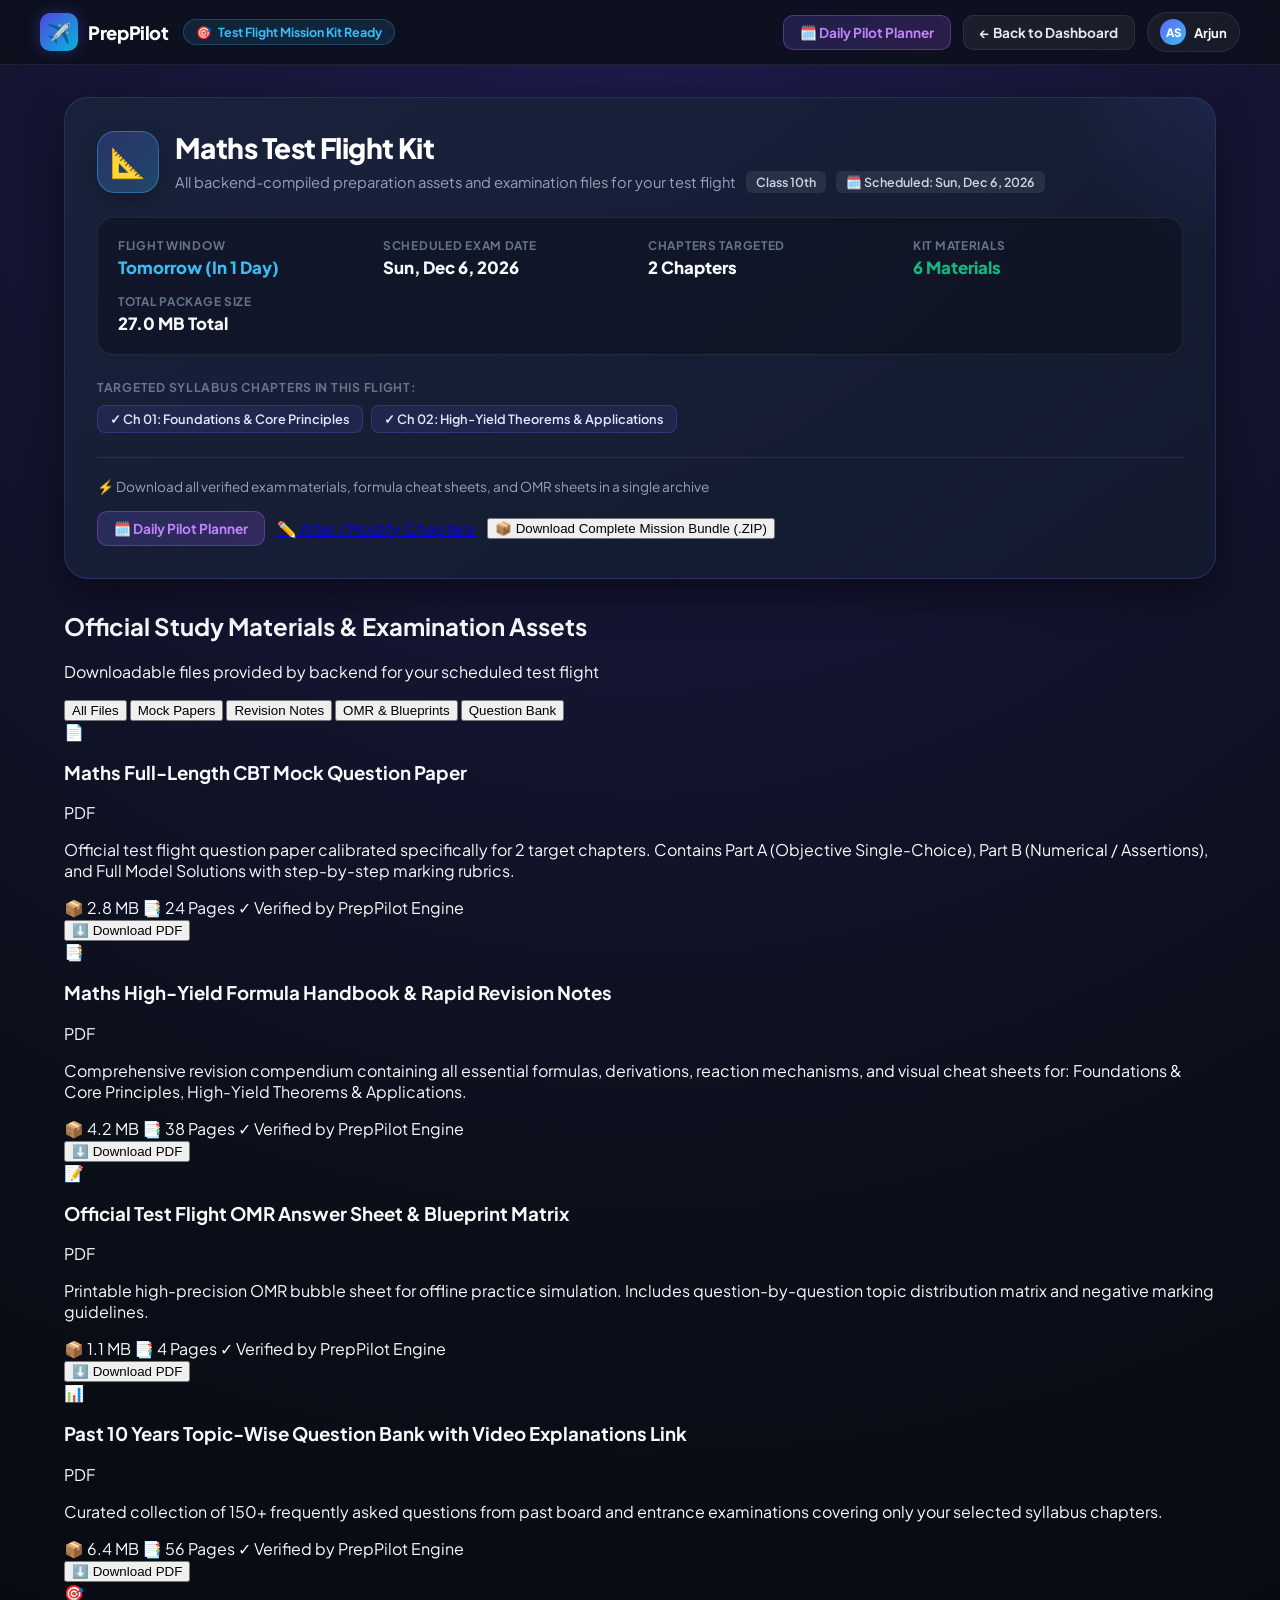
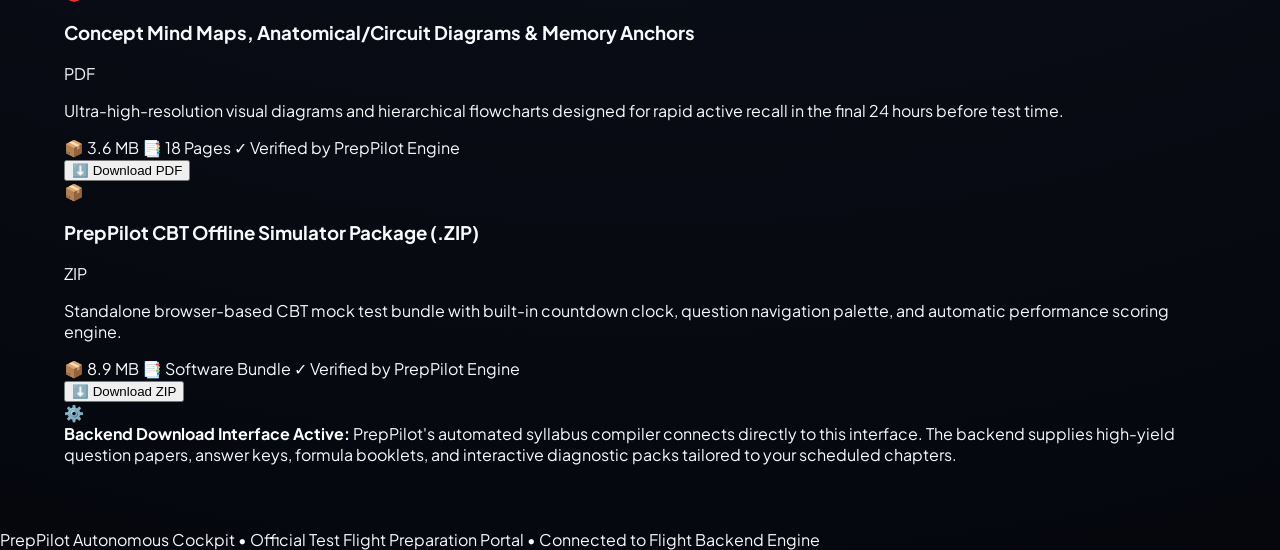
<file: download-kit.html>
<!DOCTYPE html>
<html lang="en">
<head>
  <meta charset="UTF-8">
  <meta name="viewport" content="width=device-width, initial-scale=1.0">
  <title>PrepPilot | Test Flight Download Center &amp; Mission Kit</title>
  <link rel="preconnect" href="https://fonts.googleapis.com">
  <link rel="preconnect" href="https://fonts.gstatic.com" crossorigin>
  <link href="https://fonts.googleapis.com/css2?family=Plus+Jakarta+Sans:wght@400;500;600;700;800&display=swap" rel="stylesheet">
  <link rel="stylesheet" href="css/dashboard.css">
  <link rel="stylesheet" href="css/download-kit.css">
</head>
<body class="kit-body">

  <!-- 1. Navigation Topbar -->
  <header class="kit-header">
    <div class="kit-header-inner">
      <div class="kit-brand-group">
        <a href="dashboard.html" class="kit-brand-link" title="Return to Dashboard">
          <div class="kit-brand-icon">✈️</div>
          <span>PrepPilot</span>
        </a>
        <div class="kit-mission-badge">
          <span>🎯</span>
          <span>Test Flight Mission Kit Ready</span>
        </div>
      </div>

      <div class="kit-nav-actions">
        <a href="pilot-planner.html" class="btn-nav-pilot-planner" id="btn-topbar-planner">
          <span>🗓️ Daily Pilot Planner</span>
        </a>
        <a href="dashboard.html" class="btn-back-dashboard">
          <span>← Back to Dashboard</span>
        </a>
        <div class="kit-student-pill">
          <div class="kit-avatar" id="kit-avatar-initials">AS</div>
          <span id="kit-avatar-name">Arjun</span>
        </div>
      </div>
    </div>
  </header>

  <!-- 2. Main Workspace -->
  <main class="kit-main-container">

    <!-- Mission Hero Summary Card -->
    <section class="kit-hero-card">
      <div class="kit-hero-top">
        <div class="kit-hero-title-group">
          <div class="kit-subject-avatar" id="kit-hero-subject-icon">📐</div>
          <div>
            <h1 class="kit-hero-title" id="kit-hero-subject-title">Maths Test Flight Kit</h1>
            <p class="kit-hero-subtitle">
              <span>All backend-compiled preparation assets and examination files for your test flight</span>
              <span class="kit-meta-badge" id="kit-hero-class-badge">Class 10th</span>
              <span class="kit-meta-badge" id="kit-hero-date-badge">🗓️ Scheduled Date</span>
            </p>
          </div>
        </div>
      </div>

      <!-- Quick Stats Bar -->
      <div class="kit-hero-stats">
        <div class="kit-stat-item">
          <span class="kit-stat-label">Flight Window</span>
          <span class="kit-stat-value highlight-blue" id="kit-hero-countdown-val">Tomorrow (In 1 Day)</span>
        </div>
        <div class="kit-stat-item">
          <span class="kit-stat-label">Scheduled Exam Date</span>
          <span class="kit-stat-value" id="kit-hero-target-date-val">Tomorrow</span>
        </div>
        <div class="kit-stat-item">
          <span class="kit-stat-label">Chapters Targeted</span>
          <span class="kit-stat-value" id="kit-hero-chapters-count-val">0 Chapters</span>
        </div>
        <div class="kit-stat-item">
          <span class="kit-stat-label">Kit Materials</span>
          <span class="kit-stat-value highlight-emerald" id="kit-hero-files-count-val">6 Files</span>
        </div>
        <div class="kit-stat-item">
          <span class="kit-stat-label">Total Package Size</span>
          <span class="kit-stat-value" id="kit-hero-total-size-val">27.0 MB</span>
        </div>
      </div>

      <!-- Targeted Chapters Pills -->
      <div class="kit-chapters-bar">
        <span class="kit-chapters-label">Targeted Syllabus Chapters in this Flight:</span>
        <div class="kit-chapters-list" id="kit-hero-chapters-list">
          <!-- Dynamic chapter chips rendered by JS -->
        </div>
      </div>

      <!-- Bulk Download Action Bar -->
      <div class="kit-bulk-action-bar">
        <div class="kit-bulk-info">
          <span>⚡ Download all verified exam materials, formula cheat sheets, and OMR sheets in a single archive</span>
        </div>
        <div style="display: flex; align-items: center; gap: 12px; flex-wrap: wrap;">
          <a href="pilot-planner.html" class="btn-planner-kit-link" id="btn-kit-open-planner" title="View Day-by-Day Preparation Roadmap">
            <span>🗓️ Daily Pilot Planner</span>
          </a>
          <a href="dashboard.html?modify=true" class="btn-modify-kit-link" id="btn-kit-modify-chapters" title="Alter or modify selected chapters for this test flight">
            <span>✏️ Alter / Modify Chapters</span>
          </a>
          <button type="button" class="btn-download-all" id="btn-download-all-bundle">
            <span>📦 Download Complete Mission Bundle (.ZIP)</span>
          </button>
        </div>
      </div>
    </section>

    <!-- Download Materials List Section -->
    <section class="kit-downloads-section">
      <div class="kit-section-header">
        <div class="kit-section-title-wrap">
          <h2>Official Study Materials &amp; Examination Assets</h2>
          <p>Downloadable files provided by backend for your scheduled test flight</p>
        </div>

        <div class="kit-filter-pills">
          <button type="button" class="kit-filter-pill active" data-filter="all">All Files</button>
          <button type="button" class="kit-filter-pill" data-filter="mock">Mock Papers</button>
          <button type="button" class="kit-filter-pill" data-filter="revision">Revision Notes</button>
          <button type="button" class="kit-filter-pill" data-filter="omr">OMR &amp; Blueprints</button>
          <button type="button" class="kit-filter-pill" data-filter="pyq">Question Bank</button>
        </div>
      </div>

      <!-- Downloads Grid List Container -->
      <div class="kit-downloads-grid" id="kit-downloads-container">
        <!-- Download cards injected here via JS -->
      </div>

      <!-- Backend Integration Notice -->
      <div class="kit-backend-notice-banner">
        <div class="kit-backend-icon">⚙️</div>
        <div>
          <strong style="color: #ffffff;">Backend Download Interface Active:</strong>
          PrepPilot's automated syllabus compiler connects directly to this interface. The backend supplies high-yield question papers, answer keys, formula booklets, and interactive diagnostic packs tailored to your scheduled chapters.
        </div>
      </div>
    </section>

  </main>

  <footer class="kit-footer">
    PrepPilot Autonomous Cockpit • Official Test Flight Preparation Portal • Connected to Flight Backend Engine
  </footer>

  <script src="js/account-manager.js"></script>
  <script src="js/download-kit.js"></script>
</body>
</html>
</file>
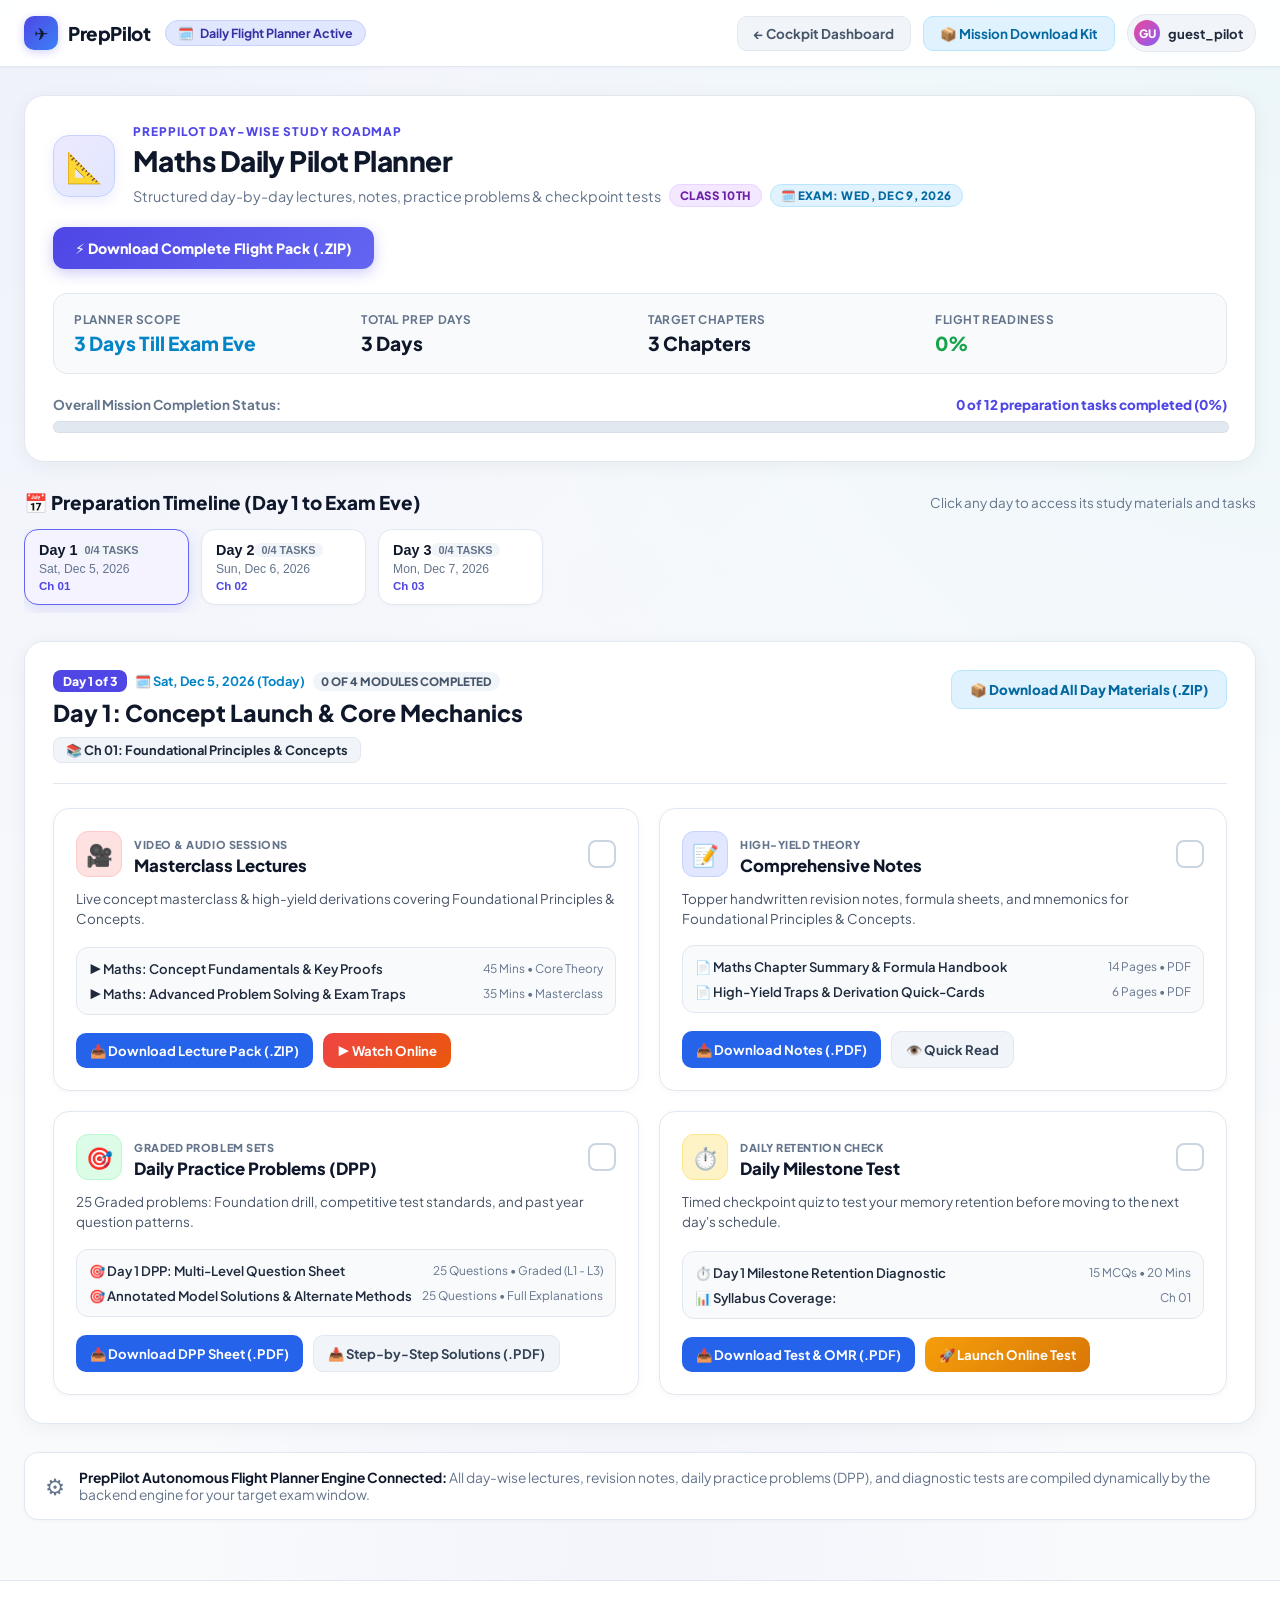
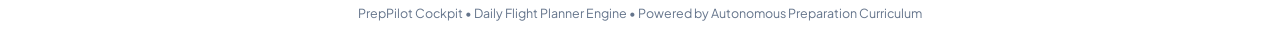
<file: pilot-planner.html>
<!DOCTYPE html>
<html lang="en">
<head>
  <meta charset="UTF-8">
  <meta name="viewport" content="width=device-width, initial-scale=1.0">
  <title>PrepPilot | Daily Pilot Planner &amp; Day-Wise Preparation Cockpit</title>
  <link rel="preconnect" href="https://fonts.googleapis.com">
  <link rel="preconnect" href="https://fonts.gstatic.com" crossorigin>
  <link href="https://fonts.googleapis.com/css2?family=Plus+Jakarta+Sans:wght@400;500;600;700;800&display=swap" rel="stylesheet">
  <link rel="stylesheet" href="css/dashboard.css">
  <link rel="stylesheet" href="css/pilot-planner.css">
</head>
<body class="planner-page-body">

  <!-- 1. Top Navigation Bar -->
  <header class="planner-header">
    <div class="planner-header-inner">
      <div class="planner-brand-group">
        <a href="dashboard.html" class="planner-brand-link" title="Return to Cockpit Dashboard">
          <div class="planner-brand-icon">✈️</div>
          <span class="planner-brand-name">PrepPilot</span>
        </a>
        <div class="planner-mission-badge">
          <span>🗓️</span>
          <span>Daily Flight Planner Active</span>
        </div>
      </div>

      <div class="planner-nav-actions">
        <a href="dashboard.html" class="btn-nav-return" id="nav-btn-dashboard">
          <span>← Cockpit Dashboard</span>
        </a>
        <a href="download-kit.html" class="btn-nav-kit" id="nav-btn-download-kit" title="Open complete mission download kit">
          <span>📦 Mission Download Kit</span>
        </a>
        <div class="planner-user-pill">
          <div class="planner-avatar" id="planner-avatar-initials">AS</div>
          <span id="planner-avatar-name">Arjun</span>
        </div>
      </div>
    </div>
  </header>

  <!-- 2. Main Planner Workspace -->
  <main class="planner-main-container">

    <!-- Mission Roadmap Hero Banner -->
    <section class="planner-hero-card">
      <div class="planner-hero-top">
        <div class="planner-hero-title-group">
          <div class="planner-subject-avatar" id="planner-subject-icon">🎯</div>
          <div>
            <div class="planner-roadmap-tag">PrepPilot Day-Wise Study Roadmap</div>
            <h1 class="planner-hero-title" id="planner-subject-title">Subject Flight Preparation Planner</h1>
            <p class="planner-hero-subtitle">
              <span>Structured day-by-day lectures, notes, practice problems &amp; checkpoint tests</span>
              <span class="planner-meta-badge highlight-purple" id="planner-class-badge">Class 10th</span>
              <span class="planner-meta-badge highlight-blue" id="planner-exam-date-badge">🗓️ Exam: Tomorrow</span>
            </p>
          </div>
        </div>

        <div class="planner-hero-actions">
          <button type="button" class="btn-download-full-pack" id="btn-download-full-curriculum">
            <span>⚡ Download Complete Flight Pack (.ZIP)</span>
          </button>
        </div>
      </div>

      <!-- Quick Metrics Bar -->
      <div class="planner-stats-bar">
        <div class="planner-stat-box">
          <span class="stat-label">Planner Scope</span>
          <span class="stat-value highlight-cyan" id="stat-scope-val">Till Day Before Exam</span>
        </div>
        <div class="planner-stat-box">
          <span class="stat-label">Total Prep Days</span>
          <span class="stat-value" id="stat-total-days-val">0 Days</span>
        </div>
        <div class="planner-stat-box">
          <span class="stat-label">Target Chapters</span>
          <span class="stat-value" id="stat-chapters-count-val">0 Chapters</span>
        </div>
        <div class="planner-stat-box">
          <span class="stat-label">Flight Readiness</span>
          <span class="stat-value highlight-green" id="stat-readiness-val">0%</span>
        </div>
      </div>

      <!-- Overall Readiness Progress Rail -->
      <div class="planner-progress-rail-wrap">
        <div class="progress-info-row">
          <span class="progress-label">Overall Mission Completion Status:</span>
          <span class="progress-percentage-label" id="progress-percentage-text">0 of 0 tasks completed (0%)</span>
        </div>
        <div class="planner-progress-track">
          <div class="planner-progress-fill" id="planner-progress-fill" style="width: 0%;"></div>
        </div>
      </div>
    </section>

    <!-- 3. Day Selector Timeline Scroller -->
    <section class="planner-timeline-section">
      <div class="timeline-header">
        <h2 class="timeline-title">📅 Preparation Timeline (Day 1 to Exam Eve)</h2>
        <span class="timeline-sub" id="timeline-sub-text">Click any day to access its study materials and tasks</span>
      </div>

      <div class="day-tabs-scroller" id="day-tabs-container">
        <!-- Dynamic Day Pill Tabs injected by JS -->
      </div>
    </section>

    <!-- 4. Active Day Preparation Canvas -->
    <section class="active-day-canvas" id="active-day-canvas">

      <!-- Day Header Banner -->
      <div class="day-canvas-header">
        <div class="day-canvas-info">
          <div class="day-badge-row">
            <span class="day-number-badge" id="active-day-num-badge">Day 1</span>
            <span class="day-date-tag" id="active-day-date-tag">Today</span>
            <span class="day-status-pill" id="active-day-status-pill">In Progress</span>
          </div>
          <h2 class="day-canvas-title" id="active-day-title">Day 1: Concept Launch &amp; Core Practice</h2>
          <div class="day-chapters-scope" id="active-day-chapters-scope">
            <!-- Target chapter chips for this day -->
          </div>
        </div>

        <div class="day-canvas-actions">
          <button type="button" class="btn-download-day-bundle" id="btn-download-day-bundle">
            <span>📦 Download All Day Materials (.ZIP)</span>
          </button>
        </div>
      </div>

      <!-- 4 Core Daily Modules Grid -->
      <div class="daily-modules-grid">

        <!-- Module 1: Masterclass Lectures -->
        <article class="module-card card-lectures">
          <div class="module-card-head">
            <div class="module-icon-wrap icon-lecture">🎥</div>
            <div class="module-title-wrap">
              <span class="module-cat-tag">Video &amp; Audio Sessions</span>
              <h3 class="module-title">Masterclass Lectures</h3>
            </div>
            <label class="task-checkbox-label" title="Mark lectures completed">
              <input type="checkbox" class="task-toggle" data-module="lectures" id="task-chk-lectures">
              <span class="custom-chk">✓</span>
            </label>
          </div>

          <p class="module-desc" id="mod-lecture-desc">
            In-depth concept lectures, live problem derivations, and high-frequency exam traps explained by master educators.
          </p>

          <div class="module-contents-list" id="mod-lecture-items">
            <!-- Dynamic lecture rows -->
          </div>

          <div class="module-actions-row">
            <button type="button" class="btn-module-download" id="btn-download-lectures">
              <span>📥 Download Lecture Pack (.ZIP)</span>
            </button>
            <button type="button" class="btn-module-stream" id="btn-stream-lecture">
              <span>▶️ Watch Online</span>
            </button>
          </div>
        </article>

        <!-- Module 2: Revision Notes -->
        <article class="module-card card-notes">
          <div class="module-card-head">
            <div class="module-icon-wrap icon-notes">📝</div>
            <div class="module-title-wrap">
              <span class="module-cat-tag">High-Yield Theory</span>
              <h3 class="module-title">Comprehensive Notes</h3>
            </div>
            <label class="task-checkbox-label" title="Mark notes reviewed">
              <input type="checkbox" class="task-toggle" data-module="notes" id="task-chk-notes">
              <span class="custom-chk">✓</span>
            </label>
          </div>

          <p class="module-desc" id="mod-notes-desc">
            Curated chapter notes, essential formula cheat sheets, derivation summaries, and handwritten toppers' mnemonics.
          </p>

          <div class="module-contents-list" id="mod-notes-items">
            <!-- Dynamic notes rows -->
          </div>

          <div class="module-actions-row">
            <button type="button" class="btn-module-download" id="btn-download-notes">
              <span>📥 Download Notes (.PDF)</span>
            </button>
            <button type="button" class="btn-module-secondary" id="btn-preview-notes">
              <span>👁️ Quick Read</span>
            </button>
          </div>
        </article>

        <!-- Module 3: Practice Problems (DPP) -->
        <article class="module-card card-problems">
          <div class="module-card-head">
            <div class="module-icon-wrap icon-problems">🎯</div>
            <div class="module-title-wrap">
              <span class="module-cat-tag">Graded Problem Sets</span>
              <h3 class="module-title">Daily Practice Problems (DPP)</h3>
            </div>
            <label class="task-checkbox-label" title="Mark practice problems solved">
              <input type="checkbox" class="task-toggle" data-module="problems" id="task-chk-problems">
              <span class="custom-chk">✓</span>
            </label>
          </div>

          <p class="module-desc" id="mod-problems-desc">
            20–25 calibrated problems spanning Level 1 (Fundamentals), Level 2 (Target Competitive / Board), and Level 3 (PYQ Traps).
          </p>

          <div class="module-contents-list" id="mod-problems-items">
            <!-- Dynamic DPP rows -->
          </div>

          <div class="module-actions-row">
            <button type="button" class="btn-module-download" id="btn-download-dpp-sheet">
              <span>📥 Download DPP Sheet (.PDF)</span>
            </button>
            <button type="button" class="btn-module-secondary" id="btn-download-dpp-solutions">
              <span>📥 Step-by-Step Solutions (.PDF)</span>
            </button>
          </div>
        </article>

        <!-- Module 4: Checkpoint Test -->
        <article class="module-card card-test">
          <div class="module-card-head">
            <div class="module-icon-wrap icon-test">⏱️</div>
            <div class="module-title-wrap">
              <span class="module-cat-tag">Daily Retention Check</span>
              <h3 class="module-title">Daily Milestone Test</h3>
            </div>
            <label class="task-checkbox-label" title="Mark checkpoint test completed">
              <input type="checkbox" class="task-toggle" data-module="test" id="task-chk-test">
              <span class="custom-chk">✓</span>
            </label>
          </div>

          <p class="module-desc" id="mod-test-desc">
            15-minute diagnostic test calibrated specifically for today's syllabus targets. Instant automated scoring and solution keys.
          </p>

          <div class="module-contents-list" id="mod-test-items">
            <!-- Dynamic test info rows -->
          </div>

          <div class="module-actions-row">
            <button type="button" class="btn-module-download" id="btn-download-test-paper">
              <span>📥 Download Test &amp; OMR (.PDF)</span>
            </button>
            <button type="button" class="btn-module-launch-test" id="btn-launch-online-daily-test">
              <span>🚀 Launch Online Test</span>
            </button>
          </div>
        </article>

      </div>
    </section>

    <!-- 5. Backend Interface Notice -->
    <section class="planner-backend-banner">
      <div class="backend-banner-icon">⚙️</div>
      <div class="backend-banner-text">
        <strong>PrepPilot Autonomous Flight Planner Engine Connected:</strong>
        All day-wise lectures, revision notes, daily practice problems (DPP), and diagnostic tests are compiled dynamically by the backend engine for your target exam window.
      </div>
    </section>

  </main>

  <!-- Interactive Online Daily Test Modal -->
  <div class="planner-test-modal" id="planner-test-modal" style="display: none;">
    <div class="test-modal-backdrop" id="test-modal-backdrop"></div>
    <div class="test-modal-box">
      <div class="test-modal-head">
        <div>
          <div class="test-modal-badge">⏱️ Timed Daily Checkpoint Test</div>
          <h3 class="test-modal-title" id="test-modal-title">Day Milestone CBT Test</h3>
        </div>
        <button type="button" class="btn-close-test-modal" id="btn-close-test-modal">✕</button>
      </div>
      <div class="test-modal-body" id="test-modal-body">
        <!-- Injected interactive questions -->
      </div>
      <div class="test-modal-foot">
        <button type="button" class="btn-modal-cancel" id="btn-cancel-test">Cancel</button>
        <button type="button" class="btn-modal-submit" id="btn-submit-daily-test">Submit &amp; View Analysis</button>
      </div>
    </div>
  </div>

  <!-- Toast Notification Box -->
  <div class="planner-toast" id="planner-toast"></div>

  <footer class="planner-footer">
    PrepPilot Cockpit • Daily Flight Planner Engine • Powered by Autonomous Preparation Curriculum
  </footer>

  <script src="js/account-manager.js"></script>
  <script src="js/pilot-planner.js"></script>
</body>
</html>
</file>
<file: css/dashboard.css>
/* ==========================================================================
   PrepPilot - Student Cockpit Dashboard Styles
   Minimalist Luminous Liquid Glass Theme
   ========================================================================== */

/* Dashboard Layout */
.dashboard-body {
  background: var(--bg-main);
  background-image: radial-gradient(circle at 50% -10%, #eef2ff 0%, #f8fafc 55%, #f1f5f9 100%);
  color: var(--text-primary);
  min-height: 100vh;
  font-family: var(--font-main);
  overflow-x: hidden;
  padding-bottom: 60px;
}

/* Cockpit Topbar Navigation */
.cockpit-topbar {
  position: sticky;
  top: 0;
  z-index: 100;
  backdrop-filter: blur(16px);
  -webkit-backdrop-filter: blur(16px);
  background: rgba(255, 255, 255, 0.82);
  border-bottom: 1px solid rgba(226, 232, 240, 0.8);
  box-shadow: 0 4px 20px rgba(15, 23, 42, 0.03);
}

.topbar-container {
  max-width: 1400px;
  margin: 0 auto;
  padding: 12px 24px;
  display: flex;
  align-items: center;
  justify-content: space-between;
  gap: 16px;
}

.topbar-brand {
  display: flex;
  align-items: center;
  gap: 12px;
  text-decoration: none;
}

.topbar-logo-box {
  width: 38px;
  height: 38px;
  border-radius: 10px;
  background: #ffffff;
  border: 1px solid rgba(226, 232, 240, 0.8);
  display: flex;
  align-items: center;
  justify-content: center;
  padding: 4px;
  box-shadow: 0 2px 8px rgba(99, 102, 241, 0.08);
}

.topbar-logo-img {
  width: 100%;
  height: 100%;
  object-fit: contain;
}

.topbar-brand-text {
  font-size: 1.15rem;
  font-weight: 800;
  letter-spacing: -0.02em;
  background: linear-gradient(135deg, #1e1b4b 0%, #4338ca 100%);
  -webkit-background-clip: text;
  -webkit-text-fill-color: transparent;
}

.topbar-cockpit-badge {
  font-size: 0.68rem;
  font-weight: 700;
  text-transform: uppercase;
  letter-spacing: 0.08em;
  padding: 2px 8px;
  border-radius: 999px;
  background: rgba(99, 102, 241, 0.1);
  color: var(--accent-orbit);
  border: 1px solid rgba(99, 102, 241, 0.2);
}

/* Track Selector Pill in Topbar */
.track-pill-dropdown {
  display: flex;
  align-items: center;
  gap: 8px;
  background: rgba(241, 245, 249, 0.8);
  border: 1px solid rgba(203, 213, 225, 0.8);
  padding: 6px 14px;
  border-radius: 999px;
  font-size: 0.82rem;
  font-weight: 600;
  color: var(--text-secondary);
  cursor: pointer;
  transition: all 0.2s ease;
}

.track-pill-dropdown:hover {
  background: #ffffff;
  border-color: var(--accent-orbit);
  box-shadow: 0 2px 10px rgba(99, 102, 241, 0.12);
}

.track-dot-indicator {
  width: 8px;
  height: 8px;
  border-radius: 50%;
  background: var(--accent-emerald);
  box-shadow: 0 0 6px rgba(16, 185, 129, 0.6);
}

/* Topbar Right Actions */
.topbar-right-group {
  display: flex;
  align-items: center;
  gap: 16px;
}

.student-streak-pill {
  display: flex;
  align-items: center;
  gap: 6px;
  font-size: 0.82rem;
  font-weight: 700;
  color: #ea580c;
  background: rgba(255, 237, 213, 0.8);
  padding: 5px 12px;
  border-radius: 999px;
  border: 1px solid rgba(254, 215, 170, 0.8);
}

.student-xp-pill {
  display: flex;
  align-items: center;
  gap: 6px;
  font-size: 0.82rem;
  font-weight: 700;
  color: #6366f1;
  background: rgba(238, 242, 255, 0.9);
  padding: 5px 12px;
  border-radius: 999px;
  border: 1px solid rgba(199, 210, 254, 0.8);
}

.student-avatar-btn {
  display: flex;
  align-items: center;
  gap: 10px;
  padding: 4px 12px 4px 4px;
  background: #ffffff;
  border: 1px solid rgba(226, 232, 240, 0.9);
  border-radius: 999px;
  cursor: pointer;
  box-shadow: 0 2px 6px rgba(0, 0, 0, 0.03);
}

.avatar-initials {
  width: 32px;
  height: 32px;
  border-radius: 50%;
  background: linear-gradient(135deg, #6366f1, #8b5cf6);
  color: #ffffff;
  font-size: 0.8rem;
  font-weight: 700;
  display: flex;
  align-items: center;
  justify-content: center;
}

.avatar-info {
  text-align: left;
}

.avatar-name {
  font-size: 0.82rem;
  font-weight: 700;
  color: var(--text-primary);
  display: block;
  line-height: 1.1;
}

.avatar-rank {
  font-size: 0.68rem;
  font-weight: 600;
  color: var(--text-muted);
}

.btn-signout-cockpit {
  display: flex;
  align-items: center;
  gap: 7px;
  font-family: var(--font-main);
  font-size: 0.82rem;
  font-weight: 700;
  color: #dc2626;
  background: rgba(254, 242, 242, 0.9);
  border: 1px solid rgba(252, 165, 165, 0.8);
  padding: 6px 14px;
  border-radius: 9999px;
  cursor: pointer;
  box-shadow: 0 2px 6px rgba(239, 68, 68, 0.08);
  transition: all 0.2s cubic-bezier(0.16, 1, 0.3, 1);
  white-space: nowrap;
}

.btn-signout-cockpit:hover {
  background: #fee2e2;
  color: #b91c1c;
  border-color: #f87171;
  transform: translateY(-1px);
  box-shadow: 0 4px 12px rgba(239, 68, 68, 0.18);
}

.signout-icon {
  font-size: 0.95rem;
  line-height: 1;
}

/* Cockpit Content Container */
.cockpit-main-container {
  max-width: 1400px;
  margin: 24px auto;
  padding: 0 24px;
}

/* Mission Control Banner */
.mission-control-banner {
  background: linear-gradient(135deg, rgba(255, 255, 255, 0.9) 0%, rgba(245, 247, 255, 0.85) 100%);
  backdrop-filter: blur(12px);
  -webkit-backdrop-filter: blur(12px);
  border: 1px solid rgba(224, 231, 255, 0.9);
  border-radius: 20px;
  padding: 24px 32px;
  box-shadow: 0 8px 30px rgba(99, 102, 241, 0.06);
  margin-bottom: 24px;
  display: flex;
  align-items: center;
  justify-content: space-between;
  flex-wrap: wrap;
  gap: 20px;
}

.mission-left {
  flex: 1;
  min-width: 280px;
}

.mission-tag {
  display: inline-flex;
  align-items: center;
  gap: 6px;
  font-size: 0.75rem;
  font-weight: 700;
  text-transform: uppercase;
  letter-spacing: 0.06em;
  color: var(--accent-orbit);
  margin-bottom: 8px;
}

.mission-title {
  font-size: 1.6rem;
  font-weight: 800;
  color: var(--text-primary);
  letter-spacing: -0.02em;
  margin-bottom: 6px;
}

.mission-sub {
  font-size: 0.92rem;
  color: var(--text-secondary);
  line-height: 1.4;
}

.mission-actions {
  display: flex;
  align-items: center;
  gap: 12px;
  flex-wrap: wrap;
}

.btn-cockpit-primary {
  display: inline-flex;
  align-items: center;
  gap: 8px;
  background: linear-gradient(135deg, #4f46e5 0%, #6366f1 100%);
  color: #ffffff;
  font-size: 0.88rem;
  font-weight: 700;
  padding: 10px 20px;
  border-radius: 12px;
  border: none;
  cursor: pointer;
  box-shadow: 0 4px 14px rgba(99, 102, 241, 0.3);
  transition: all 0.2s cubic-bezier(0.34, 1.56, 0.64, 1);
  text-decoration: none;
}

.btn-cockpit-primary:hover {
  transform: translateY(-2px);
  box-shadow: 0 6px 20px rgba(99, 102, 241, 0.4);
}

.btn-cockpit-secondary {
  display: inline-flex;
  align-items: center;
  gap: 8px;
  background: rgba(255, 255, 255, 0.9);
  color: var(--text-secondary);
  font-size: 0.88rem;
  font-weight: 700;
  padding: 10px 18px;
  border-radius: 12px;
  border: 1px solid rgba(203, 213, 225, 0.8);
  cursor: pointer;
  transition: all 0.2s ease;
  text-decoration: none;
}

.btn-cockpit-secondary:hover {
  background: #ffffff;
  color: var(--text-primary);
  border-color: #94a3b8;
  transform: translateY(-1px);
}

/* Nav View Switcher Pills */
.cockpit-nav-row {
  display: flex;
  align-items: center;
  gap: 8px;
  margin-bottom: 24px;
  overflow-x: auto;
  padding-bottom: 4px;
}

.cockpit-view-pill {
  background: rgba(255, 255, 255, 0.65);
  border: 1px solid rgba(226, 232, 240, 0.8);
  padding: 8px 18px;
  border-radius: 999px;
  font-size: 0.86rem;
  font-weight: 600;
  color: var(--text-secondary);
  cursor: pointer;
  transition: all 0.2s ease;
  white-space: nowrap;
}

.cockpit-view-pill.active,
.cockpit-view-pill:hover {
  background: #ffffff;
  color: var(--accent-orbit);
  border-color: rgba(99, 102, 241, 0.4);
  box-shadow: 0 2px 10px rgba(99, 102, 241, 0.08);
}

.cockpit-view-pill.active {
  font-weight: 700;
}

/* Main Dashboard Grid */
.cockpit-grid {
  display: grid;
  grid-template-columns: repeat(12, 1fr);
  gap: 24px;
}

/* Reusable Glass Panel */
.glass-panel {
  background: rgba(255, 255, 255, 0.78);
  backdrop-filter: blur(12px);
  -webkit-backdrop-filter: blur(12px);
  border: 1px solid rgba(255, 255, 255, 0.9);
  border-radius: 18px;
  padding: 22px;
  box-shadow: 0 4px 20px rgba(15, 23, 42, 0.04);
  transition: transform 0.2s ease, box-shadow 0.2s ease;
}

.glass-panel:hover {
  box-shadow: 0 8px 30px rgba(15, 23, 42, 0.07);
}

.panel-header {
  display: flex;
  align-items: center;
  justify-content: space-between;
  margin-bottom: 18px;
}

.panel-title {
  font-size: 1.05rem;
  font-weight: 700;
  color: var(--text-primary);
  display: flex;
  align-items: center;
  gap: 8px;
}

.panel-action-link {
  font-size: 0.78rem;
  font-weight: 700;
  color: var(--accent-orbit);
  text-decoration: none;
}

.panel-action-link:hover {
  text-decoration: underline;
}

/* Column Spans */
.col-8 {
  grid-column: span 8;
}

.col-4 {
  grid-column: span 4;
}

.col-6 {
  grid-column: span 6;
}

.col-12 {
  grid-column: span 12;
}

@media (max-width: 1024px) {
  .col-8, .col-4, .col-6 {
    grid-column: span 12;
  }
}

/* Subject Progress Cards */
.subject-deck-grid {
  display: grid;
  grid-template-columns: repeat(auto-fit, minmax(240px, 1fr));
  gap: 16px;
}

.subject-mini-card {
  background: #ffffff;
  border: 1px solid rgba(226, 232, 240, 0.8);
  border-radius: 14px;
  padding: 16px;
  transition: all 0.2s ease;
}

.subject-mini-card:hover {
  border-color: var(--accent-orbit);
  transform: translateY(-2px);
  box-shadow: 0 4px 16px rgba(99, 102, 241, 0.08);
}

.subject-top {
  display: flex;
  align-items: center;
  justify-content: space-between;
  margin-bottom: 10px;
}

.subject-icon-tag {
  width: 34px;
  height: 34px;
  border-radius: 8px;
  display: flex;
  align-items: center;
  justify-content: center;
  font-size: 1.1rem;
}

.physics-bg { background: rgba(99, 102, 241, 0.12); color: #4f46e5; border: 1px solid rgba(99, 102, 241, 0.25); }
.chem-bg { background: rgba(16, 185, 129, 0.12); color: #059669; border: 1px solid rgba(16, 185, 129, 0.25); }
.math-bg { background: rgba(245, 158, 11, 0.12); color: #d97706; border: 1px solid rgba(245, 158, 11, 0.25); }
.bio-bg { background: rgba(236, 72, 153, 0.12); color: #db2777; border: 1px solid rgba(236, 72, 153, 0.25); }
.hindi-bg { background: rgba(239, 68, 68, 0.12); color: #dc2626; border: 1px solid rgba(239, 68, 68, 0.25); }
.english-bg { background: rgba(14, 165, 233, 0.12); color: #0284c7; border: 1px solid rgba(14, 165, 233, 0.25); }
.science-bg { background: rgba(139, 92, 246, 0.12); color: #7c3aed; border: 1px solid rgba(139, 92, 246, 0.25); }
.social-bg { background: rgba(20, 184, 166, 0.12); color: #0d9488; border: 1px solid rgba(20, 184, 166, 0.25); }
.zoology-bg { background: rgba(249, 115, 22, 0.12); color: #ea580c; border: 1px solid rgba(249, 115, 22, 0.25); }
.anatomy-bg { background: rgba(225, 29, 72, 0.12); color: #e11d48; border: 1px solid rgba(225, 29, 72, 0.25); }
.pe-bg { background: rgba(34, 197, 94, 0.12); color: #16a34a; border: 1px solid rgba(34, 197, 94, 0.25); }

.subject-pct {
  font-size: 0.85rem;
  font-weight: 800;
  color: var(--accent-orbit);
}

.subject-name {
  font-size: 0.95rem;
  font-weight: 700;
  color: var(--text-primary);
  margin-bottom: 4px;
}

.subject-next {
  font-size: 0.76rem;
  color: var(--text-muted);
  margin-bottom: 12px;
  white-space: nowrap;
  overflow: hidden;
  text-overflow: ellipsis;
}

.progress-track {
  width: 100%;
  height: 6px;
  background: #f1f5f9;
  border-radius: 999px;
  overflow: hidden;
  margin-bottom: 12px;
}

.progress-fill {
  height: 100%;
  border-radius: 999px;
  transition: width 0.6s ease;
}

.fill-physics { background: linear-gradient(90deg, #6366f1, #818cf8); }
.fill-chem { background: linear-gradient(90deg, #10b981, #34d399); }
.fill-math { background: linear-gradient(90deg, #f59e0b, #fbbf24); }

.btn-subject-resume {
  width: 100%;
  font-size: 0.78rem;
  font-weight: 700;
  padding: 6px 12px;
  border-radius: 8px;
  background: rgba(241, 245, 249, 0.8);
  border: 1px solid rgba(226, 232, 240, 0.8);
  color: var(--text-secondary);
  cursor: pointer;
  transition: all 0.2s ease;
}

.btn-subject-resume:hover {
  background: var(--accent-orbit);
  color: #ffffff;
  border-color: var(--accent-orbit);
}

/* Daily Mission Checklist */
.mission-checklist {
  display: flex;
  flex-direction: column;
  gap: 12px;
}

.task-item {
  display: flex;
  align-items: center;
  gap: 12px;
  padding: 12px 14px;
  border-radius: 12px;
  background: #ffffff;
  border: 1px solid rgba(226, 232, 240, 0.8);
  transition: all 0.2s ease;
  cursor: pointer;
}

.task-item:hover {
  border-color: rgba(99, 102, 241, 0.3);
  transform: translateX(3px);
}

.task-checkbox {
  width: 18px;
  height: 18px;
  accent-color: var(--accent-orbit);
  cursor: pointer;
}

.task-info {
  flex: 1;
}

.task-title {
  font-size: 0.86rem;
  font-weight: 600;
  color: var(--text-primary);
  margin-bottom: 2px;
  transition: color 0.2s ease;
}

.task-item.completed .task-title {
  text-decoration: line-through;
  color: var(--text-muted);
}

.task-xp-badge {
  font-size: 0.72rem;
  font-weight: 700;
  padding: 2px 8px;
  border-radius: 999px;
  background: rgba(99, 102, 241, 0.08);
  color: var(--accent-orbit);
}

/* CBT Radar Card */
.cbt-radar-card {
  background: linear-gradient(135deg, #1e1b4b 0%, #0f172a 100%);
  color: #ffffff;
  border: 1px solid rgba(99, 102, 241, 0.3);
}

.cbt-radar-card .panel-title {
  color: #ffffff;
}

.cbt-mock-badge {
  background: rgba(99, 102, 241, 0.25);
  color: #a5b4fc;
  font-size: 0.72rem;
  font-weight: 700;
  padding: 3px 10px;
  border-radius: 999px;
  border: 1px solid rgba(99, 102, 241, 0.4);
}

.cbt-timer-box {
  background: rgba(255, 255, 255, 0.06);
  border: 1px solid rgba(255, 255, 255, 0.1);
  border-radius: 14px;
  padding: 16px;
  text-align: center;
  margin: 16px 0;
}

.cbt-timer-label {
  font-size: 0.74rem;
  text-transform: uppercase;
  letter-spacing: 0.08em;
  color: #94a3b8;
  margin-bottom: 6px;
}

.cbt-timer-val {
  font-family: var(--font-mono, monospace);
  font-size: 1.6rem;
  font-weight: 800;
  color: #38bdf8;
  letter-spacing: 0.04em;
}

.btn-launch-cbt {
  width: 100%;
  display: flex;
  align-items: center;
  justify-content: center;
  gap: 8px;
  padding: 12px;
  border-radius: 12px;
  background: linear-gradient(135deg, #0284c7 0%, #38bdf8 100%);
  color: #ffffff;
  font-size: 0.9rem;
  font-weight: 700;
  border: none;
  cursor: pointer;
  box-shadow: 0 4px 16px rgba(56, 189, 248, 0.3);
  transition: all 0.2s ease;
}

.btn-launch-cbt:hover {
  transform: translateY(-2px);
  box-shadow: 0 6px 22px rgba(56, 189, 248, 0.45);
}

/* AI Copilot Card */
.ai-copilot-card {
  display: flex;
  flex-direction: column;
}

.ai-query-form {
  display: flex;
  gap: 8px;
  margin-bottom: 14px;
}

.ai-input-field {
  flex: 1;
  background: #ffffff;
  border: 1px solid rgba(203, 213, 225, 0.8);
  border-radius: 12px;
  padding: 10px 14px;
  font-size: 0.86rem;
  color: var(--text-primary);
  outline: none;
  transition: border-color 0.2s ease;
}

.ai-input-field:focus {
  border-color: var(--accent-orbit);
  box-shadow: 0 0 0 3px rgba(99, 102, 241, 0.12);
}

.btn-ai-ask {
  padding: 10px 16px;
  border-radius: 12px;
  background: var(--accent-orbit);
  color: #ffffff;
  border: none;
  font-size: 0.86rem;
  font-weight: 700;
  cursor: pointer;
  transition: all 0.2s ease;
}

.btn-ai-ask:hover {
  background: #4f46e5;
}

.ai-chips-row {
  display: flex;
  flex-wrap: wrap;
  gap: 6px;
  margin-bottom: 14px;
}

.ai-query-chip {
  font-size: 0.74rem;
  font-weight: 600;
  color: var(--text-secondary);
  background: rgba(241, 245, 249, 0.8);
  border: 1px solid rgba(226, 232, 240, 0.8);
  padding: 4px 10px;
  border-radius: 999px;
  cursor: pointer;
  transition: all 0.2s ease;
}

.ai-query-chip:hover {
  background: #ffffff;
  color: var(--accent-orbit);
  border-color: var(--accent-orbit);
}

.ai-response-box {
  background: #f8fafc;
  border: 1px solid rgba(226, 232, 240, 0.9);
  border-radius: 12px;
  padding: 14px;
  font-size: 0.84rem;
  color: var(--text-secondary);
  line-height: 1.5;
  min-height: 80px;
}

/* Analytics Stats Grid */
.stats-metrics-grid {
  display: grid;
  grid-template-columns: repeat(3, 1fr);
  gap: 12px;
}

.metric-stat-box {
  background: #ffffff;
  border: 1px solid rgba(226, 232, 240, 0.8);
  border-radius: 12px;
  padding: 14px;
  text-align: center;
}

.stat-number {
  font-size: 1.35rem;
  font-weight: 800;
  color: var(--text-primary);
  display: block;
}

.stat-label {
  font-size: 0.72rem;
  color: var(--text-muted);
  font-weight: 600;
}

/* CBT Modal Simulator */
.cbt-modal-backdrop {
  position: fixed;
  inset: 0;
  background: rgba(15, 23, 42, 0.7);
  backdrop-filter: blur(8px);
  -webkit-backdrop-filter: blur(8px);
  z-index: 9999;
  display: none;
  align-items: center;
  justify-content: center;
  padding: 20px;
}

.cbt-modal-backdrop.active {
  display: flex;
}

.cbt-modal-card {
  width: 100%;
  max-width: 860px;
  background: #ffffff;
  border-radius: 20px;
  border: 1px solid rgba(255, 255, 255, 0.8);
  box-shadow: 0 25px 60px rgba(0, 0, 0, 0.25);
  overflow: hidden;
  animation: modalScaleIn 0.3s cubic-bezier(0.34, 1.56, 0.64, 1);
}

@keyframes modalScaleIn {
  from { opacity: 0; transform: scale(0.92); }
  to { opacity: 1; transform: scale(1); }
}

.cbt-modal-head {
  background: #0f172a;
  color: #ffffff;
  padding: 16px 24px;
  display: flex;
  align-items: center;
  justify-content: space-between;
}

.cbt-modal-body {
  padding: 24px;
}

.cbt-q-number {
  font-size: 0.8rem;
  font-weight: 700;
  color: var(--accent-orbit);
  text-transform: uppercase;
  margin-bottom: 8px;
}

.cbt-q-text {
  font-size: 1.05rem;
  font-weight: 600;
  color: var(--text-primary);
  margin-bottom: 20px;
  line-height: 1.5;
}

.cbt-options-list {
  display: flex;
  flex-direction: column;
  gap: 10px;
  margin-bottom: 24px;
}

.cbt-option-item {
  display: flex;
  align-items: center;
  gap: 12px;
  padding: 12px 16px;
  border: 1.5px solid #e2e8f0;
  border-radius: 12px;
  cursor: pointer;
  transition: all 0.2s ease;
}

.cbt-option-item:hover {
  border-color: var(--accent-orbit);
  background: rgba(99, 102, 241, 0.04);
}

.cbt-option-item.selected {
  border-color: var(--accent-orbit);
  background: rgba(99, 102, 241, 0.08);
  font-weight: 600;
}

.cbt-modal-foot {
  padding: 16px 24px;
  background: #f8fafc;
  border-top: 1px solid #e2e8f0;
  display: flex;
  align-items: center;
  justify-content: space-between;
}

/* ==========================================================================
   Dark Obsidian Liquid-Glass Accessible Profile Menu (Matching Reference)
   ========================================================================== */
.account-flyout-container {
  position: relative;
}

.btn-dark-profile-pill {
  display: inline-flex;
  align-items: center;
  gap: 10px;
  height: 44px;
  padding: 4px 14px 4px 6px;
  border-radius: 9999px;
  background: rgba(18, 20, 29, 0.92);
  backdrop-filter: blur(24px) saturate(190%);
  -webkit-backdrop-filter: blur(24px) saturate(190%);
  border: 1px solid rgba(255, 255, 255, 0.16);
  box-shadow: 0 8px 24px -4px rgba(0, 0, 0, 0.35), inset 0 1px 1px rgba(255, 255, 255, 0.22);
  cursor: pointer;
  transition: all 0.22s cubic-bezier(0.16, 1, 0.3, 1);
  user-select: none;
}

.btn-dark-profile-pill:hover,
.btn-dark-profile-pill:focus-visible {
  background: rgba(26, 29, 41, 0.96);
  border-color: rgba(255, 255, 255, 0.3);
  box-shadow: 0 12px 30px -4px rgba(0, 0, 0, 0.45), inset 0 1px 2px rgba(255, 255, 255, 0.3);
  transform: translateY(-1px);
  outline: 2px solid var(--accent-orbit);
  outline-offset: 2px;
}

.profile-pill-avatar {
  width: 32px;
  height: 32px;
  border-radius: 50%;
  background: linear-gradient(135deg, #6366f1, #0ea5e9);
  color: #ffffff;
  font-weight: 800;
  font-size: 0.82rem;
  display: flex;
  align-items: center;
  justify-content: center;
  border: 1.5px solid rgba(255, 255, 255, 0.3);
  box-shadow: 0 2px 8px rgba(0, 0, 0, 0.25);
  flex-shrink: 0;
}

.profile-pill-name {
  font-family: var(--font-main);
  font-size: 0.88rem;
  font-weight: 700;
  color: #ffffff;
  letter-spacing: -0.01em;
  white-space: nowrap;
}

.profile-pill-badge {
  display: inline-flex;
  align-items: center;
  gap: 4px;
  background: rgba(255, 255, 255, 0.1);
  border: 1px solid rgba(255, 255, 255, 0.2);
  color: #ffffff;
  padding: 3px 9px;
  border-radius: 999px;
  font-size: 0.72rem;
  font-weight: 700;
  letter-spacing: 0.02em;
  box-shadow: inset 0 1px 1px rgba(255, 255, 255, 0.15);
}

.pro-bolt-icon {
  width: 12px;
  height: 12px;
  fill: #38bdf8;
}

/* Dropdown Menu (Directly Matching Reference Image HRrUDA4XYAAcrpC.avif) */
.dark-profile-menu {
  position: absolute;
  top: calc(100% + 12px);
  right: 0;
  width: 270px;
  background: rgba(18, 20, 28, 0.94);
  backdrop-filter: blur(32px) saturate(200%);
  -webkit-backdrop-filter: blur(32px) saturate(200%);
  border: 1px solid rgba(255, 255, 255, 0.14);
  border-radius: 24px;
  padding: 10px;
  box-shadow: 0 24px 60px -8px rgba(0, 0, 0, 0.6), inset 0 1px 1px rgba(255, 255, 255, 0.18);
  display: none;
  flex-direction: column;
  gap: 3px;
  z-index: 1000;
  text-align: left;
}

.dark-profile-menu.active {
  display: flex;
  animation: darkMenuPop 0.22s cubic-bezier(0.16, 1, 0.3, 1);
}

@keyframes darkMenuPop {
  from { opacity: 0; transform: translateY(-10px) scale(0.96); }
  to { opacity: 1; transform: translateY(0) scale(1); }
}

.dark-menu-item {
  display: flex;
  align-items: center;
  gap: 12px;
  padding: 10px 14px;
  border-radius: 14px;
  color: #ffffff;
  font-family: var(--font-main);
  font-size: 0.92rem;
  font-weight: 600;
  cursor: pointer;
  transition: all 0.18s cubic-bezier(0.16, 1, 0.3, 1);
  outline: none;
  border: 1px solid transparent;
  user-select: none;
  background: transparent;
  width: 100%;
  text-align: left;
}

.dark-menu-item:hover,
.dark-menu-item:focus-visible {
  background: rgba(255, 255, 255, 0.08);
  border-color: rgba(255, 255, 255, 0.16);
  box-shadow: inset 0 1px 1px rgba(255, 255, 255, 0.2), 0 4px 12px rgba(0, 0, 0, 0.25);
  color: #ffffff;
  transform: translateY(-0.5px);
}

.dark-menu-item:focus-visible {
  outline: 2px solid #38bdf8;
  outline-offset: 1px;
}

/* Signature Liquid Glass Refractive Highlight on Active Item */
.dark-menu-item.active {
  background: linear-gradient(135deg, rgba(255, 255, 255, 0.13) 0%, rgba(255, 255, 255, 0.05) 100%);
  border: 1px solid rgba(255, 255, 255, 0.22);
  box-shadow: inset 0 1px 2px rgba(255, 255, 255, 0.28), 0 4px 14px rgba(0, 0, 0, 0.3);
  font-weight: 700;
}

.dark-item-icon {
  width: 20px;
  height: 20px;
  display: flex;
  align-items: center;
  justify-content: center;
  flex-shrink: 0;
  color: #ffffff;
}

.dark-item-icon svg {
  width: 18px;
  height: 18px;
  display: block;
}

.dark-item-label {
  flex: 1;
}

.dark-menu-divider {
  height: 1px;
  background: rgba(255, 255, 255, 0.09);
  margin: 6px 8px;
}

.dark-menu-item.text-danger {
  color: #fca5a5;
}

.dark-menu-item.text-danger:hover,
.dark-menu-item.text-danger:focus-visible {
  color: #f87171;
  background: rgba(239, 68, 68, 0.15);
  border-color: rgba(239, 68, 68, 0.3);
}

/* Modals for Profile Detail, Community, Subscription, and Settings */
.pilot-dialog-backdrop {
  position: fixed;
  inset: 0;
  background: rgba(15, 23, 42, 0.7);
  backdrop-filter: blur(16px);
  -webkit-backdrop-filter: blur(16px);
  z-index: 99999;
  display: none;
  align-items: center;
  justify-content: center;
  padding: 20px;
}

.pilot-dialog-backdrop.active {
  display: flex;
}

.pilot-dialog-card {
  width: 100%;
  max-width: 480px;
  background: rgba(255, 255, 255, 0.98);
  border-radius: 24px;
  border: 1px solid rgba(226, 232, 240, 0.9);
  box-shadow: 0 25px 60px -10px rgba(15, 23, 42, 0.25);
  padding: 26px;
  animation: signoutModalPop 0.25s cubic-bezier(0.16, 1, 0.3, 1);
}

.pilot-dialog-header {
  display: flex;
  align-items: center;
  justify-content: space-between;
  margin-bottom: 20px;
  padding-bottom: 14px;
  border-bottom: 1px solid #f1f5f9;
}

.pilot-dialog-title {
  font-size: 1.15rem;
  font-weight: 800;
  color: #0f172a;
  margin: 0;
}

.pilot-dialog-close {
  background: none;
  border: none;
  font-size: 1.4rem;
  cursor: pointer;
  color: #64748b;
  padding: 4px;
  line-height: 1;
}

.pilot-dialog-close:hover {
  color: #0f172a;
}


/* Floating Cockpit Toast */
.cockpit-toast {
  position: fixed;
  bottom: 24px;
  right: 24px;
  background: rgba(15, 23, 42, 0.94);
  backdrop-filter: blur(12px);
  -webkit-backdrop-filter: blur(12px);
  color: #ffffff;
  padding: 12px 20px;
  border-radius: 14px;
  border: 1px solid rgba(255, 255, 255, 0.15);
  box-shadow: 0 10px 25px -4px rgba(0, 0, 0, 0.25);
  font-size: 0.84rem;
  font-weight: 600;
  display: flex;
  align-items: center;
  gap: 10px;
  z-index: 9999;
  transform: translateY(100px);
  opacity: 0;
  transition: all 0.3s cubic-bezier(0.16, 1, 0.3, 1);
  pointer-events: none;
}

.cockpit-toast.active {
  transform: translateY(0);
  opacity: 1;
}

/* Sign Out Confirmation Modal */
.signout-modal-backdrop {
  position: fixed;
  inset: 0;
  background: rgba(15, 23, 42, 0.65);
  backdrop-filter: blur(14px);
  -webkit-backdrop-filter: blur(14px);
  z-index: 99999;
  display: none;
  align-items: center;
  justify-content: center;
  padding: 20px;
}

.signout-modal-backdrop.active {
  display: flex;
}

.signout-modal-card {
  width: 100%;
  max-width: 440px;
  background: rgba(255, 255, 255, 0.98);
  border-radius: 24px;
  border: 1px solid rgba(226, 232, 240, 0.9);
  box-shadow: 0 25px 60px -10px rgba(15, 23, 42, 0.25), 0 0 0 1px rgba(239, 68, 68, 0.08);
  padding: 28px 24px;
  text-align: center;
  animation: signoutModalPop 0.25s cubic-bezier(0.16, 1, 0.3, 1);
}

@keyframes signoutModalPop {
  from { opacity: 0; transform: scale(0.92) translateY(12px); }
  to { opacity: 1; transform: scale(1) translateY(0); }
}

.signout-icon-orbit {
  display: flex;
  justify-content: center;
  margin-bottom: 16px;
}

.signout-icon-circle {
  width: 64px;
  height: 64px;
  border-radius: 20px;
  background: linear-gradient(135deg, #fee2e2 0%, #fecaca 100%);
  border: 1.5px solid rgba(239, 68, 68, 0.25);
  color: #dc2626;
  font-size: 1.8rem;
  display: flex;
  align-items: center;
  justify-content: center;
  box-shadow: 0 8px 20px -4px rgba(239, 68, 68, 0.25);
}

.signout-modal-title {
  font-size: 1.25rem;
  font-weight: 800;
  color: #0f172a;
  letter-spacing: -0.02em;
  margin: 0 0 8px;
}

.signout-modal-desc {
  font-size: 0.88rem;
  color: #64748b;
  line-height: 1.5;
  margin: 0 0 24px;
}

.signout-modal-actions {
  display: grid;
  grid-template-columns: 1fr 1fr;
  gap: 12px;
}

.btn-signout-cancel {
  background: #f1f5f9;
  border: 1px solid #cbd5e1;
  color: #334155;
  font-family: var(--font-main);
  font-size: 0.86rem;
  font-weight: 700;
  padding: 10px 16px;
  border-radius: 12px;
  cursor: pointer;
  transition: all 0.2s ease;
}

.btn-signout-cancel:hover {
  background: #e2e8f0;
  color: #0f172a;
  border-color: #94a3b8;
}

.btn-signout-confirm {
  background: linear-gradient(135deg, #ef4444 0%, #dc2626 100%);
  border: none;
  color: #ffffff;
  font-family: var(--font-main);
  font-size: 0.86rem;
  font-weight: 700;
  padding: 10px 16px;
  border-radius: 12px;
  cursor: pointer;
  box-shadow: 0 4px 14px rgba(239, 68, 68, 0.35);
  transition: all 0.2s ease;
}

.btn-signout-confirm:hover {
  background: linear-gradient(135deg, #dc2626 0%, #b91c1c 100%);
  transform: translateY(-1px);
  box-shadow: 0 6px 18px rgba(239, 68, 68, 0.45);
}

/* ==========================================================================
   Syllabus Flight Planner & Test Scheduler Styles
   ========================================================================== */

/* ==========================================================================
   Clean Subject Options & Chapter Selection Styles
   ========================================================================== */

.class-selection-panel,
.subjects-selection-panel,
.chapters-selection-panel,
.calendar-scheduling-panel {
  background: #ffffff;
  border: 1px solid #e2e8f0;
  border-radius: 20px;
  padding: 28px;
  box-shadow: 0 4px 20px rgba(15, 23, 42, 0.03);
  margin-bottom: 24px;
  transition: all 0.3s ease;
}

.panel-step-header {
  margin-bottom: 20px;
}

.panel-step-badge {
  display: inline-flex;
  align-items: center;
  gap: 8px;
  padding: 5px 14px;
  background: rgba(99, 102, 241, 0.08);
  color: var(--accent-orbit);
  border: 1px solid rgba(99, 102, 241, 0.22);
  border-radius: 9999px;
  font-size: 0.76rem;
  font-weight: 800;
  text-transform: uppercase;
  letter-spacing: 0.06em;
  margin-bottom: 10px;
}

.panel-step-badge .step-num {
  background: var(--accent-orbit);
  color: #ffffff;
  padding: 2px 7px;
  border-radius: 6px;
  font-size: 0.7rem;
  font-weight: 900;
}

.subjects-panel-header,
.chapters-panel-header,
.calendar-panel-header {
  margin-bottom: 22px;
}

.chapters-panel-header {
  display: flex;
  align-items: flex-start;
  justify-content: space-between;
  flex-wrap: wrap;
  gap: 16px;
}

.class-panel-title,
.subjects-panel-title,
.chapters-panel-title,
.calendar-panel-title {
  font-size: 1.5rem;
  font-weight: 800;
  color: #0f172a;
  letter-spacing: -0.02em;
  margin: 0 0 6px;
}

.class-panel-sub,
.subjects-panel-sub,
.chapters-panel-sub,
.calendar-panel-sub {
  font-size: 0.88rem;
  color: #64748b;
  margin: 0;
  line-height: 1.4;
}

/* ==========================================================================
   Step 1: Choose Your Class Cards Grid
   ========================================================================== */
.class-cards-grid {
  display: grid;
  grid-template-columns: repeat(auto-fit, minmax(130px, 1fr));
  gap: 12px;
  margin-top: 18px;
}

.class-choice-card {
  font-family: inherit;
  font-size: inherit;
  appearance: none;
  -webkit-appearance: none;
  background: #f8fafc;
  border: 2px solid #e2e8f0;
  border-radius: 14px;
  padding: 16px 14px;
  text-align: center;
  cursor: pointer;
  transition: all 0.22s cubic-bezier(0.2, 0.8, 0.2, 1);
  display: flex;
  flex-direction: column;
  align-items: center;
  justify-content: center;
  gap: 6px;
  position: relative;
  user-select: none;
  width: 100%;
  outline: none;
}

.class-choice-card *,
.planner-subject-card *,
.stream-choice-card * {
  pointer-events: none;
}

.class-choice-card:hover {
  background: #ffffff;
  border-color: #cbd5e1;
  transform: translateY(-2px);
  box-shadow: 0 8px 18px rgba(0, 0, 0, 0.05);
}

.class-choice-card:active {
  transform: scale(0.97) !important;
}

.class-choice-card:focus-visible {
  outline: 2px solid var(--accent-orbit);
  outline-offset: 2px;
}

.class-choice-card.active {
  background: #ffffff;
  border-color: var(--accent-orbit);
  box-shadow: 0 0 0 2px rgba(99, 102, 241, 0.2), 0 8px 24px rgba(99, 102, 241, 0.12);
  transform: translateY(-2px);
}

.class-card-label {
  font-size: 1.12rem;
  font-weight: 800;
  color: #0f172a;
  line-height: 1.2;
}

.class-choice-card.active .class-card-label {
  color: var(--accent-orbit);
}

.class-card-tag {
  font-size: 0.72rem;
  color: #64748b;
  font-weight: 600;
}

.class-choice-card.active .class-card-tag {
  color: var(--accent-orbit);
  font-weight: 700;
}

.class-card-check {
  position: absolute;
  top: 8px;
  right: 8px;
  width: 18px;
  height: 18px;
  border-radius: 50%;
  background: var(--accent-orbit);
  color: #ffffff;
  font-size: 0.65rem;
  display: none;
  align-items: center;
  justify-content: center;
  font-weight: 800;
}

.class-choice-card.active .class-card-check {
  display: flex;
}

/* Step 1b: Stream Selection for 11th, 12th & Dropper */
.stream-selection-box {
  margin-top: 20px;
  padding: 18px 20px;
  background: #f8fafc;
  border: 1.5px dashed #cbd5e1;
  border-radius: 16px;
  animation: fadeIn 0.25s ease;
}

.stream-selection-title {
  font-size: 0.85rem;
  font-weight: 800;
  text-transform: uppercase;
  letter-spacing: 0.05em;
  color: #475569;
  margin-bottom: 14px;
  display: flex;
  align-items: center;
  gap: 8px;
}

.stream-cards-grid {
  display: grid;
  grid-template-columns: repeat(auto-fit, minmax(240px, 1fr));
  gap: 12px;
}

.stream-choice-card {
  font-family: inherit;
  font-size: inherit;
  appearance: none;
  -webkit-appearance: none;
  text-align: left;
  width: 100%;
  outline: none;
  background: #ffffff;
  border: 2px solid #e2e8f0;
  border-radius: 14px;
  padding: 14px 16px;
  cursor: pointer;
  transition: all 0.2s cubic-bezier(0.2, 0.8, 0.2, 1);
  display: flex;
  align-items: center;
  gap: 14px;
  position: relative;
  user-select: none;
}

.stream-choice-card:hover {
  border-color: #cbd5e1;
  transform: translateY(-2px);
  box-shadow: 0 6px 16px rgba(0, 0, 0, 0.05);
}

.stream-choice-card:active {
  transform: scale(0.97) !important;
}

.stream-choice-card:focus-visible {
  outline: 2px solid var(--accent-orbit);
  outline-offset: 2px;
}

.stream-choice-card.active {
  border-color: var(--accent-orbit);
  background: linear-gradient(135deg, rgba(99, 102, 241, 0.04), rgba(56, 189, 248, 0.04));
  box-shadow: 0 0 0 2px rgba(99, 102, 241, 0.2), 0 6px 18px rgba(99, 102, 241, 0.1);
}

.stream-card-icon {
  font-size: 1.6rem;
  line-height: 1;
}

.stream-card-content {
  display: flex;
  flex-direction: column;
  gap: 3px;
}

.stream-card-name {
  font-size: 0.95rem;
  font-weight: 800;
  color: #0f172a;
}

.stream-choice-card.active .stream-card-name {
  color: var(--accent-orbit);
}

.stream-card-subjects {
  font-size: 0.76rem;
  color: #64748b;
  font-weight: 600;
  line-height: 1.3;
}

/* In-Page Class & Stream Quick Switcher (Legacy / Compact Pills) */
.class-shift-control-bar {
  display: flex;
  flex-direction: column;
  gap: 12px;
  margin-top: 14px;
  background: rgba(248, 250, 252, 0.95);
  border: 1px solid rgba(226, 232, 240, 0.9);
  padding: 14px 18px;
  border-radius: 16px;
  box-shadow: inset 0 1px 3px rgba(0, 0, 0, 0.02);
}

.class-shift-group,
.stream-shift-group {
  display: flex;
  align-items: center;
  gap: 12px;
  flex-wrap: wrap;
}

.shift-label {
  font-size: 0.78rem;
  font-weight: 800;
  color: #475569;
  text-transform: uppercase;
  letter-spacing: 0.05em;
  min-width: 110px;
}

.class-shift-pills,
.stream-shift-pills {
  display: flex;
  align-items: center;
  gap: 6px;
  flex-wrap: wrap;
}

.dash-class-pill,
.dash-stream-pill {
  padding: 6px 14px;
  border-radius: 9999px;
  font-family: var(--font-main);
  font-size: 0.82rem;
  font-weight: 700;
  border: 1.5px solid #cbd5e1;
  background: #ffffff;
  color: #334155;
  cursor: pointer;
  transition: all 0.18s cubic-bezier(0.2, 0.8, 0.2, 1);
  box-shadow: 0 1px 3px rgba(0, 0, 0, 0.04);
}

.dash-class-pill:hover,
.dash-stream-pill:hover {
  background: #f1f5f9;
  border-color: var(--accent-orbit);
  color: var(--accent-orbit);
  transform: translateY(-1px);
}

.dash-class-pill.active,
.dash-stream-pill.active {
  background: linear-gradient(135deg, var(--accent-orbit), #6366f1);
  color: #ffffff;
  border-color: var(--accent-orbit);
  box-shadow: 0 3px 10px rgba(99, 102, 241, 0.35);
  transform: translateY(-1px);
}

.active-stream-status-pill {
  display: inline-flex;
  align-items: center;
  gap: 8px;
  padding: 6px 16px;
  background: rgba(99, 102, 241, 0.08);
  border: 1px solid rgba(99, 102, 241, 0.2);
  border-radius: 999px;
  color: var(--accent-orbit);
  font-size: 0.82rem;
  font-weight: 700;
  margin-top: 14px;
  margin-bottom: 20px;
}

.status-indicator-dot {
  width: 8px;
  height: 8px;
  border-radius: 50%;
  background: #10b981;
  box-shadow: 0 0 8px rgba(16, 185, 129, 0.6);
}

/* Step 1: Subjects Grid */
.planner-subjects-grid {
  display: grid;
  grid-template-columns: repeat(auto-fit, minmax(240px, 1fr));
  gap: 16px;
}

.planner-subject-card {
  font-family: inherit;
  font-size: inherit;
  appearance: none;
  -webkit-appearance: none;
  text-align: left;
  width: 100%;
  outline: none;
  background: #f8fafc;
  border: 1.5px solid #e2e8f0;
  border-radius: 16px;
  padding: 20px;
  cursor: pointer;
  transition: all 0.22s cubic-bezier(0.2, 0.8, 0.2, 1);
  position: relative;
  display: flex;
  flex-direction: column;
  gap: 12px;
  user-select: none;
}

.planner-subject-card:hover {
  background: #ffffff;
  border-color: rgba(99, 102, 241, 0.45);
  transform: translateY(-2px);
  box-shadow: 0 8px 24px rgba(99, 102, 241, 0.08);
}

.planner-subject-card:active {
  transform: scale(0.97) !important;
}

.planner-subject-card:focus-visible {
  outline: 2px solid var(--accent-orbit);
  outline-offset: 2px;
}

.planner-subject-card.selected {
  background: linear-gradient(145deg, rgba(99, 102, 241, 0.04), rgba(56, 189, 248, 0.06));
  border-color: var(--accent-orbit);
  box-shadow: 0 0 0 2px rgba(99, 102, 241, 0.25), 0 8px 24px rgba(99, 102, 241, 0.1);
}

.planner-subject-card .subj-header {
  display: flex;
  align-items: center;
  justify-content: space-between;
}

.planner-subject-card .subj-icon {
  width: 44px;
  height: 44px;
  border-radius: 12px;
  display: flex;
  align-items: center;
  justify-content: center;
  font-size: 1.35rem;
  background: #eef2ff;
  border: 1px solid rgba(99, 102, 241, 0.15);
}

.planner-subject-card .subj-check-indicator {
  width: 24px;
  height: 24px;
  border-radius: 50%;
  border: 2px solid #cbd5e1;
  display: flex;
  align-items: center;
  justify-content: center;
  font-size: 0.75rem;
  color: transparent;
  transition: all 0.2s ease;
}

.planner-subject-card.selected .subj-check-indicator {
  background: var(--accent-orbit);
  border-color: var(--accent-orbit);
  color: #ffffff;
}

.planner-subject-card .subj-name {
  font-size: 1.05rem;
  font-weight: 800;
  color: #0f172a;
  margin: 0;
}

.planner-subject-card .subj-meta {
  font-size: 0.78rem;
  color: #64748b;
  display: flex;
  align-items: center;
  justify-content: space-between;
}

.planner-subject-card .subj-chapters-pill {
  padding: 3px 10px;
  border-radius: 999px;
  background: #e2e8f0;
  color: #475569;
  font-size: 0.72rem;
  font-weight: 700;
}

.planner-subject-card.selected .subj-chapters-pill {
  background: rgba(99, 102, 241, 0.15);
  color: var(--accent-orbit);
}

/* Step 2: Chapters Checklist */
.chapter-actions-bar {
  display: flex;
  align-items: center;
  gap: 12px;
  flex-wrap: wrap;
}

.chapter-search-wrap {
  position: relative;
  display: flex;
  align-items: center;
}

.chapter-search-wrap .search-icon {
  position: absolute;
  left: 12px;
  font-size: 0.85rem;
  pointer-events: none;
}

.chapter-search-wrap input {
  padding: 8px 14px 8px 34px;
  border: 1px solid #cbd5e1;
  border-radius: 10px;
  font-family: var(--font-main);
  font-size: 0.82rem;
  background: #f8fafc;
  outline: none;
  min-width: 220px;
  transition: all 0.2s ease;
}

.chapter-search-wrap input:focus {
  background: #ffffff;
  border-color: var(--accent-orbit);
  box-shadow: 0 0 0 3px rgba(99, 102, 241, 0.12);
}

.chapter-quick-btn-group {
  display: flex;
  align-items: center;
  gap: 6px;
}

.btn-chapter-ctrl {
  padding: 8px 12px;
  border: 1px solid #cbd5e1;
  border-radius: 10px;
  background: #f8fafc;
  color: #334155;
  font-family: var(--font-main);
  font-size: 0.78rem;
  font-weight: 700;
  cursor: pointer;
  transition: all 0.18s ease;
}

.btn-chapter-ctrl:hover {
  background: #ffffff;
  border-color: var(--accent-orbit);
  color: var(--accent-orbit);
}

.chapter-selection-status-row {
  display: flex;
  align-items: center;
  justify-content: space-between;
  padding: 10px 16px;
  border-radius: 12px;
  background: #f1f5f9;
  border: 1px solid #e2e8f0;
  margin-bottom: 18px;
  font-size: 0.82rem;
  flex-wrap: wrap;
  gap: 8px;
}

.chapter-selected-summary {
  font-weight: 800;
  color: var(--accent-orbit);
}

.chapter-min-hint {
  color: #d97706;
  font-weight: 600;
  font-size: 0.78rem;
}

.chapter-min-hint.ready {
  color: #10b981;
}

/* Chapters Checklist Grid */
.chapters-checklist-grid {
  display: grid;
  grid-template-columns: repeat(auto-fit, minmax(280px, 1fr));
  gap: 12px;
  margin-bottom: 24px;
  max-height: 480px;
  overflow-y: auto;
  padding-right: 4px;
}

.chapters-checklist-grid::-webkit-scrollbar {
  width: 6px;
}

.chapters-checklist-grid::-webkit-scrollbar-thumb {
  background: #cbd5e1;
  border-radius: 4px;
}

.chapter-check-item {
  display: flex;
  align-items: flex-start;
  gap: 12px;
  padding: 14px;
  border-radius: 14px;
  background: #f8fafc;
  border: 1.5px solid #e2e8f0;
  cursor: pointer;
  transition: all 0.2s ease;
  user-select: none;
}

.chapter-check-item:hover {
  background: #ffffff;
  border-color: rgba(99, 102, 241, 0.4);
}

.chapter-check-item.checked {
  background: #f0fdf4;
  border-color: #86efac;
  box-shadow: 0 2px 8px rgba(34, 197, 94, 0.08);
}

.chapter-checkbox-box {
  width: 20px;
  height: 20px;
  border-radius: 6px;
  border: 2px solid #94a3b8;
  display: flex;
  align-items: center;
  justify-content: center;
  margin-top: 2px;
  flex-shrink: 0;
  background: #ffffff;
  color: transparent;
  font-size: 0.75rem;
  font-weight: 800;
  transition: all 0.2s ease;
}

.chapter-check-item.checked .chapter-checkbox-box {
  background: #16a34a;
  border-color: #16a34a;
  color: #ffffff;
}

.chapter-info-col {
  display: flex;
  flex-direction: column;
  gap: 3px;
  flex: 1;
}

.chapter-num-badge {
  font-size: 0.68rem;
  font-weight: 800;
  color: #64748b;
  text-transform: uppercase;
  letter-spacing: 0.05em;
}

.chapter-title-text {
  font-size: 0.88rem;
  font-weight: 700;
  color: #0f172a;
  line-height: 1.35;
}

.chapter-meta-line {
  display: flex;
  align-items: center;
  gap: 6px;
  margin-bottom: 2px;
}

.chapter-class-badge {
  display: inline-block;
  font-size: 0.66rem;
  font-weight: 800;
  padding: 1px 7px;
  border-radius: 9999px;
  text-transform: uppercase;
  letter-spacing: 0.04em;
  line-height: 1.4;
}

.chapter-class-badge.class11 {
  background: #ede9fe;
  color: #6d28d9;
  border: 1px solid #ddd6fe;
}

.chapter-class-badge.class12 {
  background: #e0f2fe;
  color: #0369a1;
  border: 1px solid #bae6fd;
}

/* Dropper Scope Filter Row */
.chapter-origin-filter-row {
  display: flex;
  align-items: center;
  gap: 12px;
  padding: 8px 12px;
  margin-bottom: 14px;
  background: #f8fafc;
  border: 1px solid #e2e8f0;
  border-radius: 12px;
  flex-wrap: wrap;
}

.origin-filter-label {
  font-size: 0.8rem;
  font-weight: 700;
  color: #475569;
}

.origin-filter-buttons {
  display: flex;
  gap: 6px;
  flex-wrap: wrap;
}

.btn-origin-filter {
  padding: 5px 12px;
  border-radius: 20px;
  border: 1px solid #cbd5e1;
  background: #ffffff;
  color: #475569;
  font-size: 0.78rem;
  font-weight: 700;
  cursor: pointer;
  transition: all 0.15s ease;
  user-select: none;
}

.btn-origin-filter:hover {
  background: #f1f5f9;
  border-color: #94a3b8;
}

.btn-origin-filter.active {
  background: #4f46e5;
  border-color: #4f46e5;
  color: #ffffff;
  box-shadow: 0 2px 6px rgba(79, 70, 229, 0.25);
}

.chapter-card-footer {
  display: flex;
  justify-content: flex-end;
  padding-top: 16px;
  border-top: 1px solid #e2e8f0;
}

.btn-proceed-calendar {
  padding: 12px 24px;
  border-radius: 12px;
  background: linear-gradient(135deg, var(--accent-orbit), #6366f1);
  color: #ffffff;
  border: none;
  font-family: var(--font-main);
  font-size: 0.9rem;
  font-weight: 800;
  cursor: pointer;
  box-shadow: 0 4px 14px rgba(99, 102, 241, 0.35);
  transition: all 0.2s ease;
}

.btn-proceed-calendar:hover:not(:disabled) {
  transform: translateY(-1px);
  box-shadow: 0 6px 20px rgba(99, 102, 241, 0.45);
}

.btn-proceed-calendar:disabled,
.btn-proceed-calendar.disabled {
  opacity: 0.45;
  cursor: not-allowed;
  transform: none;
  box-shadow: none;
}

/* Step 3: Test Date Calendar */
.calendar-scheduling-box {
  display: flex;
  flex-direction: column;
  gap: 22px;
}

.calendar-presets-row {
  display: flex;
  align-items: center;
  gap: 12px;
  flex-wrap: wrap;
}

.preset-label {
  font-size: 0.84rem;
  font-weight: 700;
  color: #334155;
}

.preset-pills-list {
  display: flex;
  align-items: center;
  gap: 10px;
  flex-wrap: wrap;
}

.date-preset-pill {
  display: flex;
  flex-direction: column;
  align-items: flex-start;
  padding: 8px 16px;
  border-radius: 12px;
  background: #f8fafc;
  border: 1.5px solid #cbd5e1;
  font-family: var(--font-main);
  font-size: 0.82rem;
  font-weight: 700;
  color: #1e293b;
  cursor: pointer;
  transition: all 0.18s ease;
}

.date-preset-pill small {
  font-size: 0.68rem;
  font-weight: 600;
  color: #64748b;
  margin-top: 2px;
}

.date-preset-pill:hover {
  background: #ffffff;
  border-color: var(--accent-orbit);
}

.date-preset-pill.active {
  background: linear-gradient(135deg, rgba(99, 102, 241, 0.1), rgba(14, 165, 233, 0.1));
  border-color: var(--accent-orbit);
  color: var(--accent-orbit);
  box-shadow: 0 2px 8px rgba(99, 102, 241, 0.15);
}

.date-preset-pill.active small {
  color: var(--accent-orbit);
}

.calendar-input-card {
  display: grid;
  grid-template-columns: 1.2fr 1fr;
  gap: 20px;
  background: #f8fafc;
  border: 1.5px solid #e2e8f0;
  border-radius: 16px;
  padding: 20px;
  align-items: center;
}

@media (max-width: 768px) {
  .calendar-input-card {
    grid-template-columns: 1fr;
  }
}

.calendar-input-left {
  display: flex;
  flex-direction: column;
  gap: 10px;
}

.calendar-input-label {
  font-size: 0.88rem;
  font-weight: 800;
  color: #0f172a;
  display: flex;
  align-items: center;
  gap: 8px;
}

.calendar-field-wrap {
  display: flex;
  flex-direction: column;
  gap: 6px;
}

.test-date-input {
  width: 100%;
  max-width: 320px;
  padding: 12px 16px;
  border-radius: 12px;
  border: 2px solid #cbd5e1;
  background: #ffffff;
  font-family: var(--font-main);
  font-size: 1rem;
  font-weight: 700;
  color: #0f172a;
  outline: none;
  transition: all 0.2s ease;
}

.test-date-input:focus {
  border-color: var(--accent-orbit);
  box-shadow: 0 0 0 4px rgba(99, 102, 241, 0.15);
}

.calendar-min-notice {
  font-size: 0.74rem;
  color: #64748b;
  line-height: 1.4;
}

.calendar-min-notice strong {
  color: #059669;
}

.calendar-countdown-preview {
  background: linear-gradient(135deg, rgba(99, 102, 241, 0.08), rgba(14, 165, 233, 0.08));
  border: 1px solid rgba(99, 102, 241, 0.2);
  border-radius: 14px;
  padding: 18px 20px;
  display: flex;
  flex-direction: column;
  gap: 4px;
}

.countdown-tag {
  font-size: 0.7rem;
  font-weight: 800;
  text-transform: uppercase;
  letter-spacing: 0.06em;
  color: var(--accent-orbit);
}

.countdown-days-val {
  font-size: 1.35rem;
  font-weight: 800;
  color: #0f172a;
}

.countdown-meta {
  font-size: 0.78rem;
  color: #64748b;
}

/* Test Format Options */
.test-format-row {
  display: flex;
  flex-direction: column;
  gap: 10px;
}

.format-label {
  font-size: 0.84rem;
  font-weight: 700;
  color: #334155;
}

.format-options-grid {
  display: grid;
  grid-template-columns: repeat(auto-fit, minmax(220px, 1fr));
  gap: 12px;
}

.format-option-card {
  display: flex;
  align-items: flex-start;
  gap: 10px;
  padding: 14px;
  border-radius: 12px;
  background: #f8fafc;
  border: 1.5px solid #e2e8f0;
  cursor: pointer;
  transition: all 0.2s ease;
}

.format-option-card:hover {
  background: #ffffff;
  border-color: rgba(99, 102, 241, 0.35);
}

.format-option-card.active {
  background: #f0fdf4;
  border-color: #86efac;
}

.format-option-card input[type="radio"] {
  margin-top: 3px;
  accent-color: var(--accent-orbit);
}

.format-name {
  font-size: 0.85rem;
  font-weight: 800;
  color: #0f172a;
}

.format-desc {
  font-size: 0.72rem;
  color: #64748b;
  margin-top: 2px;
  line-height: 1.3;
}

.schedule-submit-wrap {
  display: flex;
  justify-content: flex-end;
  padding-top: 16px;
  border-top: 1px solid #e2e8f0;
}

.btn-lock-test-flight {
  padding: 14px 32px;
  border-radius: 14px;
  background: linear-gradient(135deg, #10b981 0%, #059669 100%);
  color: #ffffff;
  border: none;
  font-family: var(--font-main);
  font-size: 1rem;
  font-weight: 800;
  cursor: pointer;
  box-shadow: 0 4px 16px rgba(16, 185, 129, 0.4);
  transition: all 0.2s cubic-bezier(0.2, 0.8, 0.2, 1);
  display: inline-flex;
  align-items: center;
  gap: 10px;
}

.btn-lock-test-flight:hover {
  background: linear-gradient(135deg, #059669 0%, #047857 100%);
  transform: translateY(-2px);
  box-shadow: 0 8px 24px rgba(16, 185, 129, 0.5);
}

/* Active Scheduled Test Card */
.active-mission-card {
  background: linear-gradient(135deg, #0f172a 0%, #1e1b4b 100%);
  border: 1px solid rgba(99, 102, 241, 0.4);
  border-radius: 20px;
  padding: 24px 28px;
  color: #ffffff;
  box-shadow: 0 12px 36px rgba(15, 23, 42, 0.25);
  margin-bottom: 24px;
}

.active-mission-head {
  display: flex;
  align-items: center;
  justify-content: space-between;
  flex-wrap: wrap;
  gap: 12px;
  margin-bottom: 16px;
}

.active-mission-badge {
  display: inline-flex;
  align-items: center;
  gap: 8px;
  padding: 6px 14px;
  background: rgba(16, 185, 129, 0.2);
  border: 1px solid rgba(16, 185, 129, 0.4);
  border-radius: 999px;
  color: #34d399;
  font-size: 0.76rem;
  font-weight: 800;
  letter-spacing: 0.05em;
  text-transform: uppercase;
}

.active-mission-body {
  display: grid;
  grid-template-columns: 1.5fr 1fr;
  gap: 24px;
  align-items: center;
}

@media (max-width: 768px) {
  .active-mission-body {
    grid-template-columns: 1fr;
  }
}

.active-mission-info h3 {
  font-size: 1.4rem;
  font-weight: 800;
  color: #ffffff;
  margin: 0 0 6px;
}

.active-mission-info p {
  font-size: 0.84rem;
  color: #94a3b8;
  margin: 0 0 14px;
}

.active-chapters-tags {
  display: flex;
  flex-wrap: wrap;
  gap: 6px;
}

.active-chapter-tag {
  background: rgba(255, 255, 255, 0.1);
  border: 1px solid rgba(255, 255, 255, 0.15);
  padding: 4px 10px;
  border-radius: 8px;
  font-size: 0.75rem;
  color: #e2e8f0;
  font-weight: 600;
}

.active-mission-actions {
  display: flex;
  flex-direction: column;
  gap: 10px;
  align-items: flex-end;
}

@media (max-width: 768px) {
  .active-mission-actions {
    align-items: stretch;
  }
}

.btn-launch-scheduled-test {
  padding: 12px 24px;
  border-radius: 12px;
  background: linear-gradient(135deg, #38bdf8 0%, #2563eb 100%);
  color: #ffffff;
  border: none;
  font-family: var(--font-main);
  font-size: 0.92rem;
  font-weight: 800;
  cursor: pointer;
  box-shadow: 0 4px 16px rgba(56, 189, 248, 0.35);
  transition: all 0.2s ease;
  width: 100%;
  text-align: center;
}

.btn-launch-scheduled-test:hover {
  background: linear-gradient(135deg, #0ea5e9 0%, #1d4ed8 100%);
  transform: translateY(-1px);
}

.btn-edit-scheduled-plan {
  padding: 8px 16px;
  border-radius: 10px;
  background: rgba(255, 255, 255, 0.08);
  border: 1px solid rgba(255, 255, 255, 0.15);
  color: #cbd5e1;
  font-family: var(--font-main);
  font-size: 0.78rem;
  font-weight: 700;
  cursor: pointer;
  transition: all 0.2s ease;
  width: 100%;
  text-align: center;
}

.btn-edit-scheduled-plan:hover {
  background: rgba(255, 255, 255, 0.16);
  color: #ffffff;
}

.btn-download-scheduled-kit {
  display: inline-flex;
  align-items: center;
  justify-content: center;
  gap: 8px;
  padding: 10px 20px;
  border-radius: 12px;
  background: rgba(56, 189, 248, 0.15);
  border: 1px solid rgba(56, 189, 248, 0.4);
  color: #38bdf8;
  font-family: var(--font-main);
  font-size: 0.86rem;
  font-weight: 800;
  cursor: pointer;
  text-decoration: none;
  transition: all 0.2s ease;
  width: 100%;
  box-sizing: border-box;
}

.btn-download-scheduled-kit:hover {
  background: rgba(56, 189, 248, 0.25);
  border-color: #38bdf8;
  color: #ffffff;
  transform: translateY(-1px);
  box-shadow: 0 4px 14px rgba(56, 189, 248, 0.25);
}

.btn-open-pilot-planner {
  display: inline-flex;
  align-items: center;
  justify-content: center;
  gap: 8px;
  padding: 10px 20px;
  border-radius: 12px;
  background: linear-gradient(135deg, rgba(99, 102, 241, 0.25), rgba(168, 85, 247, 0.25));
  border: 1px solid rgba(168, 85, 247, 0.5);
  color: #c084fc;
  font-family: var(--font-main);
  font-size: 0.86rem;
  font-weight: 800;
  cursor: pointer;
  text-decoration: none;
  transition: all 0.2s ease;
  width: 100%;
  box-sizing: border-box;
}

.btn-open-pilot-planner:hover {
  background: linear-gradient(135deg, rgba(99, 102, 241, 0.4), rgba(168, 85, 247, 0.4));
  border-color: #c084fc;
  color: #ffffff;
  transform: translateY(-1px);
  box-shadow: 0 4px 16px rgba(168, 85, 247, 0.35);
}

.btn-open-active-todos {
  display: inline-flex;
  align-items: center;
  justify-content: center;
  gap: 8px;
  padding: 10px 20px;
  border-radius: 12px;
  background: linear-gradient(135deg, rgba(16, 185, 129, 0.22), rgba(5, 150, 105, 0.22));
  border: 1px solid rgba(16, 185, 129, 0.5);
  color: #34d399;
  font-family: var(--font-main);
  font-size: 0.86rem;
  font-weight: 800;
  cursor: pointer;
  text-decoration: none;
  transition: all 0.2s ease;
  width: 100%;
  box-sizing: border-box;
}

.btn-open-active-todos:hover {
  background: linear-gradient(135deg, rgba(16, 185, 129, 0.38), rgba(5, 150, 105, 0.38));
  border-color: #34d399;
  color: #ffffff;
  transform: translateY(-1px);
  box-shadow: 0 4px 16px rgba(16, 185, 129, 0.35);
}

.btn-open-active-hub {
  display: inline-flex;
  align-items: center;
  justify-content: center;
  gap: 8px;
  padding: 8px 16px;
  border-radius: 10px;
  background: rgba(255, 255, 255, 0.08);
  border: 1px solid rgba(255, 255, 255, 0.15);
  color: #cbd5e1;
  font-family: var(--font-main);
  font-size: 0.78rem;
  font-weight: 700;
  cursor: pointer;
  transition: all 0.2s ease;
  width: 100%;
  text-align: center;
}

.btn-open-active-hub:hover {
  background: rgba(255, 255, 255, 0.16);
  color: #ffffff;
}

/* Post-Schedule Option Modal */
.schedule-success-modal {
  position: fixed;
  inset: 0;
  z-index: 1000;
  display: flex;
  align-items: center;
  justify-content: center;
  padding: 20px;
}

.schedule-modal-backdrop {
  position: absolute;
  inset: 0;
  background: rgba(0, 0, 0, 0.75);
  backdrop-filter: blur(8px);
}

.schedule-modal-card {
  position: relative;
  width: 100%;
  max-width: 540px;
  background: #0f172a;
  border: 1.5px solid rgba(148, 163, 184, 0.25);
  border-radius: 20px;
  padding: 28px;
  box-shadow: 0 20px 50px rgba(0, 0, 0, 0.6);
  display: flex;
  flex-direction: column;
  align-items: center;
  text-align: center;
}

.schedule-modal-icon {
  width: 60px;
  height: 60px;
  border-radius: 18px;
  background: linear-gradient(135deg, rgba(99, 102, 241, 0.25), rgba(6, 182, 212, 0.25));
  border: 1px solid rgba(99, 102, 241, 0.4);
  display: flex;
  align-items: center;
  justify-content: center;
  font-size: 1.8rem;
  margin-bottom: 16px;
}

.schedule-modal-title {
  margin: 0 0 8px;
  font-size: 1.35rem;
  font-weight: 800;
  color: #ffffff;
}

.schedule-modal-desc {
  margin: 0 0 20px;
  font-size: 0.88rem;
  color: #94a3b8;
  line-height: 1.4;
}

.schedule-options-list {
  display: flex;
  flex-direction: column;
  gap: 12px;
  width: 100%;
  margin-bottom: 20px;
}

.schedule-option-item {
  display: flex;
  align-items: center;
  gap: 14px;
  padding: 16px;
  border-radius: 14px;
  text-decoration: none;
  text-align: left;
  transition: all 0.2s ease;
  border: 1.5px solid rgba(148, 163, 184, 0.18);
  background: rgba(15, 23, 42, 0.8);
}

.schedule-option-item.highlight-planner {
  border-color: rgba(168, 85, 247, 0.4);
  background: linear-gradient(135deg, rgba(99, 102, 241, 0.12), rgba(168, 85, 247, 0.12));
}

.schedule-option-item.highlight-planner:hover {
  border-color: #a855f7;
  transform: translateY(-2px);
  box-shadow: 0 6px 20px rgba(168, 85, 247, 0.25);
}

.schedule-option-item.highlight-kit {
  border-color: rgba(56, 189, 248, 0.35);
  background: linear-gradient(135deg, rgba(6, 182, 212, 0.08), rgba(59, 130, 246, 0.08));
}

.schedule-option-item.highlight-kit:hover {
  border-color: #38bdf8;
  transform: translateY(-2px);
  box-shadow: 0 6px 20px rgba(56, 189, 248, 0.25);
}

.option-icon-box {
  width: 44px;
  height: 44px;
  border-radius: 12px;
  background: rgba(255, 255, 255, 0.06);
  display: flex;
  align-items: center;
  justify-content: center;
  font-size: 1.3rem;
  flex-shrink: 0;
}

.option-info-box {
  flex: 1;
}

.option-head-line {
  display: flex;
  align-items: center;
  gap: 8px;
  margin-bottom: 3px;
}

.option-title {
  font-size: 0.95rem;
  font-weight: 800;
  color: #ffffff;
}

.option-recommended-tag {
  font-size: 0.65rem;
  font-weight: 800;
  padding: 1px 6px;
  border-radius: 9999px;
  background: #10b981;
  color: #ffffff;
  text-transform: uppercase;
}

.option-desc {
  margin: 0;
  font-size: 0.78rem;
  color: #94a3b8;
  line-height: 1.35;
}

.option-arrow {
  font-size: 1.2rem;
  color: #94a3b8;
  font-weight: 800;
  transition: transform 0.2s ease;
}

.schedule-option-item:hover .option-arrow {
  transform: translateX(4px);
  color: #ffffff;
}

.schedule-modal-actions {
  width: 100%;
}

.btn-close-schedule-modal {
  width: 100%;
  padding: 10px;
  border-radius: 10px;
  border: 1px solid rgba(148, 163, 184, 0.2);
  background: transparent;
  color: #94a3b8;
  font-family: var(--font-main);
  font-size: 0.84rem;
  font-weight: 700;
  cursor: pointer;
  transition: all 0.15s ease;
}

.btn-close-schedule-modal:hover {
  background: rgba(255, 255, 255, 0.05);
  color: #ffffff;
}

/* Modify Mode Alert & Chapter Removal Controls */
.modify-mission-alert-bar {
  display: flex;
  align-items: center;
  justify-content: space-between;
  gap: 16px;
  padding: 14px 18px;
  background: linear-gradient(135deg, rgba(245, 158, 11, 0.12), rgba(217, 119, 6, 0.18));
  border: 1.5px solid rgba(245, 158, 11, 0.45);
  border-radius: 14px;
  margin-bottom: 20px;
  color: #92400e;
  font-size: 0.88rem;
  animation: fadeIn 0.25s ease;
}

.btn-cancel-modify {
  padding: 6px 14px;
  border-radius: 8px;
  background: #ffffff;
  border: 1px solid #d97706;
  color: #b45309;
  font-family: var(--font-main);
  font-size: 0.78rem;
  font-weight: 700;
  cursor: pointer;
  transition: all 0.18s ease;
  flex-shrink: 0;
}

.btn-cancel-modify:hover {
  background: #fef3c7;
  border-color: #b45309;
}

.active-chapter-tag {
  display: inline-flex;
  align-items: center;
  gap: 6px;
  background: rgba(255, 255, 255, 0.1);
  border: 1px solid rgba(255, 255, 255, 0.18);
  padding: 4px 8px 4px 10px;
  border-radius: 8px;
  font-size: 0.75rem;
  color: #e2e8f0;
  font-weight: 600;
  transition: all 0.18s ease;
}

.active-chapter-tag:hover {
  border-color: rgba(255, 255, 255, 0.35);
}

.btn-remove-ch-tag {
  background: rgba(239, 68, 68, 0.2);
  border: 1px solid rgba(239, 68, 68, 0.35);
  color: #fca5a5;
  font-size: 0.7rem;
  font-weight: 800;
  border-radius: 4px;
  cursor: pointer;
  padding: 1px 5px;
  line-height: 1.2;
  transition: all 0.15s ease;
}

.btn-remove-ch-tag:hover {
  background: #ef4444;
  color: #ffffff;
  transform: scale(1.1);
}

/* ==========================================================================
   Quick Schedule Switcher Bar (Top of Workspace)
   ========================================================================== */
.schedule-switcher-bar {
  background: #ffffff;
  border: 1px solid #e2e8f0;
  border-radius: 18px;
  padding: 10px 18px;
  margin-bottom: 24px;
  box-shadow: 0 4px 16px rgba(0, 0, 0, 0.04);
  animation: fadeIn 0.3s ease;
}

.switcher-bar-inner {
  display: flex;
  align-items: center;
  justify-content: space-between;
  gap: 14px;
  flex-wrap: wrap;
}

.active-schedule-badge-wrap {
  display: flex;
  align-items: center;
  gap: 10px;
}

.switcher-lead-label {
  font-size: 0.8rem;
  font-weight: 700;
  color: #64748b;
  text-transform: uppercase;
  letter-spacing: 0.05em;
  white-space: nowrap;
}

.active-schedule-dropdown-rel {
  position: relative;
}

.btn-active-schedule-select {
  display: inline-flex;
  align-items: center;
  gap: 8px;
  background: #f8fafc;
  border: 1px solid #cbd5e1;
  border-radius: 999px;
  padding: 6px 14px;
  cursor: pointer;
  font-family: var(--font-main);
  transition: all 0.2s ease;
}

.btn-active-schedule-select:hover {
  background: #f1f5f9;
  border-color: #94a3b8;
}

.active-sched-title {
  font-size: 0.84rem;
  font-weight: 800;
  color: #0f172a;
}

.active-sched-date {
  font-size: 0.74rem;
  font-weight: 700;
  color: #0284c7;
  background: #e0f2fe;
  padding: 2px 8px;
  border-radius: 999px;
}

.sched-chevron {
  font-size: 0.6rem;
  color: #64748b;
  transition: transform 0.2s ease;
}

.btn-active-schedule-select.active .sched-chevron {
  transform: rotate(180deg);
}

/* Flyout Dropdown of Schedules */
.schedules-flyout-dropdown {
  position: absolute;
  top: calc(100% + 8px);
  left: 0;
  width: 340px;
  max-width: 90vw;
  background: #ffffff;
  border: 1px solid #e2e8f0;
  border-radius: 16px;
  box-shadow: 0 16px 40px rgba(15, 23, 42, 0.15);
  z-index: 500;
  display: none;
  flex-direction: column;
  overflow: hidden;
  animation: navDropdownPop 0.2s ease;
}

.schedules-flyout-dropdown.active {
  display: flex;
}

.flyout-head {
  display: flex;
  align-items: center;
  justify-content: space-between;
  padding: 10px 14px;
  background: #f8fafc;
  border-bottom: 1px solid #e2e8f0;
  font-size: 0.78rem;
  font-weight: 700;
  color: #475569;
}

.flyout-count {
  background: #e2e8f0;
  color: #334155;
  padding: 1px 7px;
  border-radius: 999px;
  font-size: 0.72rem;
  font-weight: 800;
}

.flyout-list {
  max-height: 240px;
  overflow-y: auto;
  display: flex;
  flex-direction: column;
}

.flyout-schedule-item {
  display: flex;
  align-items: center;
  justify-content: space-between;
  padding: 10px 14px;
  border-bottom: 1px solid #f1f5f9;
  cursor: pointer;
  transition: background 0.15s ease;
}

.flyout-schedule-item:hover {
  background: #f8fafc;
}

.flyout-schedule-item.active {
  background: rgba(99, 102, 241, 0.08);
  border-left: 3px solid #6366f1;
}

.flyout-item-title {
  font-size: 0.8rem;
  font-weight: 700;
  color: #0f172a;
}

.flyout-item-meta {
  font-size: 0.7rem;
  color: #64748b;
}

/* Switcher Action Buttons */
.switcher-actions-wrap {
  display: flex;
  align-items: center;
  gap: 8px;
}

.btn-switcher-action {
  background: #f8fafc;
  border: 1px solid #e2e8f0;
  color: #334155;
  font-family: var(--font-main);
  font-size: 0.78rem;
  font-weight: 700;
  padding: 6px 12px;
  border-radius: 999px;
  cursor: pointer;
  transition: all 0.2s ease;
  white-space: nowrap;
}

.btn-switcher-action:hover {
  background: #f1f5f9;
  border-color: #cbd5e1;
  color: #0f172a;
}

.btn-new-schedule-pill {
  background: #14161a;
  color: #ffffff;
  border: 1px solid rgba(255, 255, 255, 0.12);
  font-family: var(--font-main);
  font-size: 0.8rem;
  font-weight: 700;
  padding: 6px 14px;
  border-radius: 999px;
  cursor: pointer;
  box-shadow: 0 2px 8px rgba(0, 0, 0, 0.15);
  transition: all 0.2s ease;
  white-space: nowrap;
}

.btn-new-schedule-pill:hover {
  background: #000000;
  transform: translateY(-1px);
  box-shadow: 0 4px 12px rgba(0, 0, 0, 0.22);
}

/* ==========================================================================
   Flight To-Do List Section
   ========================================================================== */
.flight-todo-section {
  width: 100%;
  scroll-margin-top: 84px;
}

.todo-panel-card {
  background: #ffffff;
  border: 1px solid #e2e8f0;
  border-radius: 24px;
  padding: 26px 28px;
  box-shadow: 0 6px 24px rgba(0, 0, 0, 0.04);
}

.todo-panel-header {
  display: flex;
  align-items: flex-start;
  justify-content: space-between;
  gap: 16px;
  margin-bottom: 18px;
  flex-wrap: wrap;
}

.todo-badge {
  display: inline-flex;
  align-items: center;
  gap: 6px;
  background: rgba(99, 102, 241, 0.08);
  border: 1px solid rgba(99, 102, 241, 0.2);
  color: #4f46e5;
  font-size: 0.74rem;
  font-weight: 800;
  padding: 3px 10px;
  border-radius: 999px;
  text-transform: uppercase;
  letter-spacing: 0.05em;
  margin-bottom: 8px;
}

.todo-heading {
  font-size: 1.45rem;
  font-weight: 800;
  color: #0f172a;
  letter-spacing: -0.02em;
  margin-bottom: 4px;
}

.todo-subtext {
  font-size: 0.84rem;
  color: #64748b;
  line-height: 1.4;
}

.todo-stats-group {
  display: flex;
  align-items: center;
  gap: 12px;
}

.todo-stat-card {
  background: #f8fafc;
  border: 1px solid #e2e8f0;
  border-radius: 14px;
  padding: 10px 18px;
  text-align: center;
  min-width: 110px;
}

.todo-stat-num {
  display: block;
  font-size: 1.4rem;
  font-weight: 800;
  color: #10b981;
  font-family: var(--font-mono);
}

.todo-stat-label {
  font-size: 0.68rem;
  font-weight: 700;
  color: #64748b;
  text-transform: uppercase;
  letter-spacing: 0.04em;
}

/* Progress Bar */
.todo-progress-track {
  width: 100%;
  height: 8px;
  background: #f1f5f9;
  border-radius: 999px;
  overflow: hidden;
  margin-bottom: 8px;
}

.todo-progress-fill {
  height: 100%;
  background: linear-gradient(90deg, #38bdf8 0%, #10b981 100%);
  border-radius: 999px;
  transition: width 0.35s cubic-bezier(0.16, 1, 0.3, 1);
}

.todo-progress-meta {
  display: flex;
  align-items: center;
  justify-content: space-between;
  font-size: 0.76rem;
  color: #64748b;
  font-weight: 600;
  margin-bottom: 20px;
  flex-wrap: wrap;
  gap: 8px;
}

.todo-xp-reward-hint {
  color: #f59e0b;
  font-weight: 700;
}

/* Controls: Filters + Add Input */
.todo-controls-row {
  display: flex;
  align-items: center;
  justify-content: space-between;
  gap: 14px;
  margin-bottom: 20px;
  flex-wrap: wrap;
}

.todo-filter-pills {
  display: flex;
  align-items: center;
  background: #f1f5f9;
  border: 1px solid #e2e8f0;
  border-radius: 999px;
  padding: 3px;
  gap: 3px;
}

.todo-filter-btn {
  background: transparent;
  border: none;
  padding: 5px 12px;
  border-radius: 999px;
  font-family: var(--font-main);
  font-size: 0.76rem;
  font-weight: 700;
  color: #64748b;
  cursor: pointer;
  transition: all 0.2s ease;
}

.todo-filter-btn.active {
  background: #ffffff;
  color: #0f172a;
  box-shadow: 0 1px 4px rgba(0, 0, 0, 0.08);
}

.todo-add-task-form {
  display: flex;
  align-items: center;
  gap: 8px;
  flex: 1;
  max-width: 480px;
}

.todo-add-input {
  flex: 1;
  padding: 8px 14px;
  background: #f8fafc;
  border: 1px solid #cbd5e1;
  border-radius: 999px;
  font-family: var(--font-main);
  font-size: 0.82rem;
  color: #0f172a;
  outline: none;
  transition: all 0.2s ease;
}

.todo-add-input:focus {
  background: #ffffff;
  border-color: #6366f1;
  box-shadow: 0 0 0 3px rgba(99, 102, 241, 0.12);
}

.btn-add-custom-task {
  background: #14161a;
  color: #ffffff;
  border: none;
  border-radius: 999px;
  padding: 8px 14px;
  font-family: var(--font-main);
  font-size: 0.78rem;
  font-weight: 700;
  cursor: pointer;
  transition: all 0.2s ease;
  white-space: nowrap;
}

.btn-add-custom-task:hover {
  background: #000000;
  transform: translateY(-1px);
}

/* Items List */
.todo-items-list {
  display: flex;
  flex-direction: column;
  gap: 8px;
  max-height: 420px;
  overflow-y: auto;
  padding-right: 4px;
}

.todo-item {
  display: flex;
  align-items: center;
  justify-content: space-between;
  gap: 12px;
  padding: 12px 16px;
  background: #f8fafc;
  border: 1px solid #e2e8f0;
  border-radius: 14px;
  transition: all 0.2s ease;
  cursor: pointer;
}

.todo-item:hover {
  background: #ffffff;
  border-color: #cbd5e1;
  box-shadow: 0 2px 8px rgba(0, 0, 0, 0.03);
}

.todo-item.completed {
  background: #fcfcfd;
  opacity: 0.75;
}

.todo-item-left {
  display: flex;
  align-items: center;
  gap: 12px;
  flex: 1;
}

.todo-checkbox {
  width: 22px;
  height: 22px;
  border-radius: 7px;
  border: 2px solid #cbd5e1;
  display: flex;
  align-items: center;
  justify-content: center;
  background: #ffffff;
  cursor: pointer;
  flex-shrink: 0;
  transition: all 0.2s ease;
  color: #ffffff;
  font-size: 0.75rem;
  font-weight: 800;
}

.todo-item:hover .todo-checkbox {
  border-color: #94a3b8;
}

.todo-item.completed .todo-checkbox {
  background: #10b981;
  border-color: #10b981;
}

.todo-item-content {
  display: flex;
  flex-direction: column;
  gap: 2px;
}

.todo-item-text {
  font-size: 0.88rem;
  font-weight: 600;
  color: #0f172a;
  line-height: 1.35;
  transition: all 0.2s ease;
}

.todo-item.completed .todo-item-text {
  text-decoration: line-through;
  color: #94a3b8;
}

.todo-item-meta {
  display: flex;
  align-items: center;
  gap: 8px;
  font-size: 0.72rem;
  color: #64748b;
}

.todo-day-tag {
  background: #e2e8f0;
  color: #334155;
  padding: 1px 6px;
  border-radius: 4px;
  font-weight: 700;
}

.todo-cat-tag {
  font-weight: 600;
}

.btn-delete-custom-todo {
  background: none;
  border: none;
  color: #94a3b8;
  cursor: pointer;
  font-size: 0.9rem;
  padding: 4px 6px;
  border-radius: 6px;
  transition: all 0.15s ease;
}

.btn-delete-custom-todo:hover {
  background: #fee2e2;
  color: #ef4444;
}

.todo-empty-state {
  text-align: center;
  padding: 32px 16px;
  color: #94a3b8;
  font-size: 0.88rem;
}

/* ==========================================================================
   My Test Flight Schedules Hub Section
   ========================================================================== */
.schedules-hub-section {
  width: 100%;
  scroll-margin-top: 84px;
}

.schedules-hub-card {
  background: #ffffff;
  border: 1px solid #e2e8f0;
  border-radius: 24px;
  padding: 26px 28px;
  box-shadow: 0 6px 24px rgba(0, 0, 0, 0.04);
}

.schedules-hub-header {
  display: flex;
  align-items: flex-start;
  justify-content: space-between;
  gap: 16px;
  margin-bottom: 22px;
  flex-wrap: wrap;
}

.schedules-hub-badge {
  display: inline-flex;
  align-items: center;
  gap: 6px;
  background: rgba(14, 165, 233, 0.08);
  border: 1px solid rgba(14, 165, 233, 0.2);
  color: #0284c7;
  font-size: 0.74rem;
  font-weight: 800;
  padding: 3px 10px;
  border-radius: 999px;
  text-transform: uppercase;
  letter-spacing: 0.05em;
  margin-bottom: 8px;
}

.schedules-hub-title {
  font-size: 1.45rem;
  font-weight: 800;
  color: #0f172a;
  letter-spacing: -0.02em;
  margin-bottom: 4px;
}

.schedules-hub-sub {
  font-size: 0.84rem;
  color: #64748b;
  line-height: 1.4;
  max-width: 680px;
}

.btn-create-schedule-hero {
  background: #14161a;
  color: #ffffff;
  border: 1px solid rgba(255, 255, 255, 0.1);
  padding: 10px 20px;
  border-radius: 999px;
  font-family: var(--font-main);
  font-size: 0.84rem;
  font-weight: 700;
  cursor: pointer;
  box-shadow: 0 4px 14px rgba(0, 0, 0, 0.15);
  transition: all 0.2s ease;
  white-space: nowrap;
}

.btn-create-schedule-hero:hover {
  background: #000000;
  transform: translateY(-1px);
  box-shadow: 0 6px 20px rgba(0, 0, 0, 0.25);
}

.schedules-cards-grid {
  display: grid;
  grid-template-columns: repeat(auto-fill, minmax(320px, 1fr));
  gap: 16px;
}

.schedule-card {
  background: #f8fafc;
  border: 1.5px solid #e2e8f0;
  border-radius: 18px;
  padding: 18px 20px;
  display: flex;
  flex-direction: column;
  justify-content: space-between;
  gap: 14px;
  transition: all 0.25s ease;
  position: relative;
}

.schedule-card:hover {
  background: #ffffff;
  border-color: #cbd5e1;
  box-shadow: 0 8px 24px rgba(0, 0, 0, 0.05);
  transform: translateY(-2px);
}

.schedule-card.active-flight {
  border-color: #6366f1;
  background: #ffffff;
  box-shadow: 0 8px 26px rgba(99, 102, 241, 0.12), 0 0 0 2px rgba(99, 102, 241, 0.25);
}

.schedule-card-top {
  display: flex;
  align-items: flex-start;
  justify-content: space-between;
  gap: 10px;
}

.schedule-card-subject-wrap {
  display: flex;
  align-items: center;
  gap: 10px;
}

.schedule-card-icon {
  font-size: 1.5rem;
  width: 42px;
  height: 42px;
  border-radius: 12px;
  background: #ffffff;
  border: 1px solid #e2e8f0;
  display: flex;
  align-items: center;
  justify-content: center;
  box-shadow: 0 2px 6px rgba(0, 0, 0, 0.04);
}

.schedule-card.active-flight .schedule-card-icon {
  border-color: #c7d2fe;
}

.schedule-card-title {
  font-size: 0.96rem;
  font-weight: 800;
  color: #0f172a;
}

.schedule-card-class-badge {
  font-size: 0.72rem;
  font-weight: 700;
  color: #64748b;
}

.schedule-status-pill {
  font-size: 0.7rem;
  font-weight: 800;
  padding: 3px 8px;
  border-radius: 999px;
  text-transform: uppercase;
  letter-spacing: 0.04em;
  white-space: nowrap;
}

.schedule-status-pill.active {
  background: #eef2ff;
  color: #4f46e5;
  border: 1px solid #c7d2fe;
}

.schedule-status-pill.scheduled {
  background: #f1f5f9;
  color: #475569;
}

.schedule-card-info {
  display: flex;
  flex-direction: column;
  gap: 6px;
}

.schedule-card-date-row {
  display: flex;
  align-items: center;
  justify-content: space-between;
  font-size: 0.78rem;
  font-weight: 700;
  color: #334155;
}

.schedule-card-countdown {
  color: #0284c7;
  font-weight: 800;
}

.schedule-card-chapters-preview {
  font-size: 0.74rem;
  color: #64748b;
  line-height: 1.35;
}

.schedule-card-actions {
  display: flex;
  align-items: center;
  gap: 8px;
  padding-top: 10px;
  border-top: 1px solid #f1f5f9;
  flex-wrap: wrap;
}

.btn-schedule-card-action {
  flex: 1;
  padding: 7px 10px;
  border-radius: 8px;
  font-family: var(--font-main);
  font-size: 0.76rem;
  font-weight: 700;
  cursor: pointer;
  text-align: center;
  text-decoration: none;
  white-space: nowrap;
  transition: all 0.18s ease;
}

.btn-card-switch-active {
  background: #14161a;
  color: #ffffff;
  border: none;
}

.btn-card-switch-active:hover {
  background: #000000;
}

.btn-card-planner {
  background: #eef2ff;
  color: #4338ca;
  border: 1px solid #c7d2fe;
}

.btn-card-planner:hover {
  background: #e0e7ff;
}

.btn-card-todo {
  background: #ecfdf5;
  color: #065f46;
  border: 1px solid #a7f3d0;
}

.btn-card-todo:hover {
  background: #d1fae5;
}

.btn-card-delete {
  background: #fef2f2;
  color: #b91c1c;
  border: 1px solid #fecaca;
  padding: 7px 8px;
  flex: 0 0 auto;
}

.btn-card-delete:hover {
  background: #fee2e2;
}
</file>
<file: css/download-kit.css>
/**
 * PrepPilot - Test Flight Download Kit & Materials Hub
 * Cockpit Glassmorphism & High-Contrast Modern Theme
 */

:root {
  --kit-bg: #0b0f19;
  --kit-surface: #131b2e;
  --kit-surface-card: #1a243d;
  --kit-surface-hover: #223052;
  --kit-border: rgba(255, 255, 255, 0.08);
  --kit-border-focus: rgba(99, 102, 241, 0.5);
  --kit-text: #f8fafc;
  --kit-text-muted: #94a3b8;
  --kit-accent-blue: #38bdf8;
  --kit-accent-indigo: #6366f1;
  --kit-accent-emerald: #10b981;
  --kit-accent-amber: #f59e0b;
}

body.kit-body {
  margin: 0;
  padding: 0;
  font-family: 'Plus Jakarta Sans', -apple-system, BlinkMacSystemFont, 'Segoe UI', Roboto, sans-serif;
  background: radial-gradient(circle at 50% 0%, #1e1b4b 0%, #0b0f19 55%, #05070d 100%);
  color: var(--kit-text);
  min-height: 100vh;
  display: flex;
  flex-direction: column;
}

/* ==========================================================================
   1. Navigation Topbar
   ========================================================================== */
.kit-header {
  position: sticky;
  top: 0;
  z-index: 100;
  background: rgba(11, 15, 25, 0.82);
  backdrop-filter: blur(16px);
  -webkit-backdrop-filter: blur(16px);
  border-bottom: 1px solid var(--kit-border);
  padding: 12px 24px;
}

.kit-header-inner {
  max-width: 1200px;
  margin: 0 auto;
  display: flex;
  align-items: center;
  justify-content: space-between;
  gap: 16px;
}

.kit-brand-group {
  display: flex;
  align-items: center;
  gap: 14px;
}

.kit-brand-link {
  display: flex;
  align-items: center;
  gap: 10px;
  text-decoration: none;
  color: #ffffff;
  font-weight: 800;
  font-size: 1.15rem;
  letter-spacing: -0.02em;
}

.kit-brand-icon {
  width: 38px;
  height: 38px;
  border-radius: 10px;
  background: linear-gradient(135deg, #4f46e5, #06b6d4);
  display: flex;
  align-items: center;
  justify-content: center;
  font-size: 1.2rem;
  box-shadow: 0 0 16px rgba(79, 70, 229, 0.4);
}

.kit-mission-badge {
  display: inline-flex;
  align-items: center;
  gap: 6px;
  padding: 4px 12px;
  background: rgba(56, 189, 248, 0.12);
  border: 1px solid rgba(56, 189, 248, 0.25);
  border-radius: 9999px;
  color: var(--kit-accent-blue);
  font-size: 0.78rem;
  font-weight: 700;
}

.kit-nav-actions {
  display: flex;
  align-items: center;
  gap: 12px;
}

.btn-back-dashboard {
  display: inline-flex;
  align-items: center;
  gap: 8px;
  padding: 8px 16px;
  border-radius: 10px;
  background: rgba(255, 255, 255, 0.06);
  border: 1px solid var(--kit-border);
  color: #e2e8f0;
  text-decoration: none;
  font-size: 0.85rem;
  font-weight: 700;
  transition: all 0.2s ease;
}

.btn-back-dashboard:hover {
  background: rgba(255, 255, 255, 0.12);
  border-color: rgba(255, 255, 255, 0.2);
  color: #ffffff;
  transform: translateX(-2px);
}

.btn-nav-pilot-planner,
.btn-planner-kit-link {
  display: inline-flex;
  align-items: center;
  gap: 8px;
  padding: 8px 16px;
  border-radius: 10px;
  background: linear-gradient(135deg, rgba(99, 102, 241, 0.2), rgba(168, 85, 247, 0.2));
  border: 1px solid rgba(168, 85, 247, 0.4);
  color: #c084fc;
  text-decoration: none;
  font-size: 0.85rem;
  font-weight: 700;
  transition: all 0.2s ease;
}

.btn-nav-pilot-planner:hover,
.btn-planner-kit-link:hover {
  background: linear-gradient(135deg, rgba(99, 102, 241, 0.35), rgba(168, 85, 247, 0.35));
  border-color: #c084fc;
  color: #ffffff;
  transform: translateY(-1px);
  box-shadow: 0 4px 14px rgba(168, 85, 247, 0.25);
}

.kit-student-pill {
  display: flex;
  align-items: center;
  gap: 8px;
  padding: 6px 12px;
  border-radius: 9999px;
  background: rgba(255, 255, 255, 0.05);
  border: 1px solid var(--kit-border);
  font-size: 0.82rem;
  font-weight: 700;
}

.kit-avatar {
  width: 26px;
  height: 26px;
  border-radius: 50%;
  background: linear-gradient(135deg, #6366f1, #38bdf8);
  display: flex;
  align-items: center;
  justify-content: center;
  font-size: 0.72rem;
  font-weight: 800;
  color: #ffffff;
}

/* ==========================================================================
   2. Main Container & Hero Card
   ========================================================================== */
.kit-main-container {
  max-width: 1200px;
  margin: 0 auto;
  padding: 32px 24px 64px;
  width: 100%;
  box-sizing: border-box;
  flex: 1;
}

.kit-hero-card {
  background: linear-gradient(145deg, rgba(26, 36, 61, 0.85), rgba(19, 27, 46, 0.95));
  border: 1px solid rgba(99, 102, 241, 0.25);
  border-radius: 24px;
  padding: 32px;
  box-shadow: 0 16px 40px rgba(0, 0, 0, 0.45);
  margin-bottom: 32px;
  position: relative;
  overflow: hidden;
}

.kit-hero-card::before {
  content: '';
  position: absolute;
  top: -50%;
  right: -20%;
  width: 400px;
  height: 400px;
  background: radial-gradient(circle, rgba(99, 102, 241, 0.15) 0%, transparent 70%);
  pointer-events: none;
}

.kit-hero-top {
  display: flex;
  align-items: flex-start;
  justify-content: space-between;
  gap: 24px;
  flex-wrap: wrap;
  margin-bottom: 24px;
}

.kit-hero-title-group {
  display: flex;
  align-items: center;
  gap: 16px;
}

.kit-subject-avatar {
  width: 60px;
  height: 60px;
  border-radius: 18px;
  background: linear-gradient(135deg, rgba(99, 102, 241, 0.25), rgba(56, 189, 248, 0.25));
  border: 1.5px solid rgba(56, 189, 248, 0.4);
  display: flex;
  align-items: center;
  justify-content: center;
  font-size: 1.8rem;
  box-shadow: 0 8px 20px rgba(0, 0, 0, 0.2);
}

.kit-hero-title {
  font-size: 1.75rem;
  font-weight: 800;
  color: #ffffff;
  margin: 0 0 6px;
  letter-spacing: -0.02em;
}

.kit-hero-subtitle {
  font-size: 0.92rem;
  color: var(--kit-text-muted);
  margin: 0;
  display: flex;
  align-items: center;
  gap: 10px;
  flex-wrap: wrap;
}

.kit-meta-badge {
  display: inline-flex;
  align-items: center;
  gap: 4px;
  padding: 3px 10px;
  border-radius: 6px;
  background: rgba(255, 255, 255, 0.08);
  color: #cbd5e1;
  font-size: 0.78rem;
  font-weight: 600;
}

/* Hero Stats Bar */
.kit-hero-stats {
  display: grid;
  grid-template-columns: repeat(auto-fit, minmax(200px, 1fr));
  gap: 16px;
  padding: 20px;
  background: rgba(11, 15, 25, 0.5);
  border: 1px solid var(--kit-border);
  border-radius: 16px;
  margin-bottom: 24px;
}

.kit-stat-item {
  display: flex;
  flex-direction: column;
  gap: 4px;
}

.kit-stat-label {
  font-size: 0.74rem;
  font-weight: 700;
  text-transform: uppercase;
  letter-spacing: 0.06em;
  color: #64748b;
}

.kit-stat-value {
  font-size: 1.05rem;
  font-weight: 800;
  color: #f8fafc;
}

.kit-stat-value.highlight-blue {
  color: var(--kit-accent-blue);
}

.kit-stat-value.highlight-emerald {
  color: var(--kit-accent-emerald);
}

/* Selected Chapters Tag Bar */
.kit-chapters-bar {
  margin-top: 16px;
}

.kit-chapters-label {
  font-size: 0.76rem;
  font-weight: 700;
  text-transform: uppercase;
  letter-spacing: 0.06em;
  color: #64748b;
  margin-bottom: 10px;
  display: block;
}

.kit-chapters-list {
  display: flex;
  flex-wrap: wrap;
  gap: 8px;
}

.kit-chapter-chip {
  display: inline-flex;
  align-items: center;
  gap: 6px;
  padding: 5px 12px;
  border-radius: 8px;
  background: rgba(99, 102, 241, 0.12);
  border: 1px solid rgba(99, 102, 241, 0.25);
  color: #e0e7ff;
  font-size: 0.8rem;
  font-weight: 600;
}

/* Bulk Download Action Bar */
.kit-bulk-action-bar {
  display: flex;
  align-items: center;
  justify-content: space-between;
  gap: 16px;
  flex-wrap: wrap;
  margin-top: 24px;
  padding-top: 20px;
  border-top: 1px solid var(--kit-border);
}

.kit-bulk-info {
  display: flex;
  align-items: center;
  gap: 10px;
  color: var(--kit-text-muted);
  font-size: 0.85rem;
.btn-modify-kit-link {
  display: inline-flex;
  align-items: center;
  gap: 8px;
  padding: 12px 20px;
  border-radius: 12px;
  background: rgba(245, 158, 11, 0.15);
  border: 1px solid rgba(245, 158, 11, 0.35);
  color: #fbbf24;
  text-decoration: none;
  font-weight: 700;
  font-size: 0.9rem;
  transition: all 0.2s ease;
}

.btn-modify-kit-link:hover {
  background: rgba(245, 158, 11, 0.25);
  border-color: #f59e0b;
  color: #ffffff;
  transform: translateY(-1px);
  box-shadow: 0 4px 14px rgba(245, 158, 11, 0.25);
}

.btn-download-all {
  display: inline-flex;
  align-items: center;
  gap: 10px;
  padding: 12px 24px;
  border-radius: 12px;
  background: linear-gradient(135deg, #4f46e5, #06b6d4);
  color: #ffffff;
  font-weight: 800;
  font-size: 0.95rem;
  border: none;
  cursor: pointer;
  box-shadow: 0 4px 18px rgba(79, 70, 229, 0.4);
  transition: all 0.2s cubic-bezier(0.2, 0.8, 0.2, 1);
}

.btn-download-all:hover {
  transform: translateY(-2px);
  box-shadow: 0 8px 24px rgba(79, 70, 229, 0.55);
}

.btn-download-all:active {
  transform: translateY(0);
}

/* ==========================================================================
   3. Download Section Controls & Filter Bar
   ========================================================================== */
.kit-section-header {
  display: flex;
  align-items: center;
  justify-content: space-between;
  flex-wrap: wrap;
  gap: 16px;
  margin-bottom: 20px;
}

.kit-section-title-wrap h2 {
  font-size: 1.35rem;
  font-weight: 800;
  color: #ffffff;
  margin: 0 0 4px;
  letter-spacing: -0.01em;
}

.kit-section-title-wrap p {
  font-size: 0.85rem;
  color: var(--kit-text-muted);
  margin: 0;
}

.kit-filter-pills {
  display: flex;
  align-items: center;
  gap: 8px;
  flex-wrap: wrap;
}

.kit-filter-pill {
  padding: 6px 14px;
  border-radius: 9999px;
  background: rgba(255, 255, 255, 0.05);
  border: 1px solid var(--kit-border);
  color: #cbd5e1;
  font-size: 0.78rem;
  font-weight: 700;
  cursor: pointer;
  transition: all 0.18s ease;
}

.kit-filter-pill:hover {
  background: rgba(255, 255, 255, 0.1);
  color: #ffffff;
}

.kit-filter-pill.active {
  background: rgba(99, 102, 241, 0.25);
  border-color: var(--kit-accent-indigo);
  color: #ffffff;
  box-shadow: 0 0 10px rgba(99, 102, 241, 0.3);
}

/* ==========================================================================
   4. Download Resource Cards
   ========================================================================== */
.kit-downloads-grid {
  display: grid;
  grid-template-columns: 1fr;
  gap: 16px;
}

.kit-resource-card {
  background: var(--kit-surface-card);
  border: 1px solid var(--kit-border);
  border-radius: 18px;
  padding: 22px 24px;
  display: flex;
  align-items: center;
  justify-content: space-between;
  gap: 20px;
  transition: all 0.22s cubic-bezier(0.2, 0.8, 0.2, 1);
  position: relative;
}

.kit-resource-card:hover {
  background: var(--kit-surface-hover);
  border-color: rgba(99, 102, 241, 0.35);
  transform: translateY(-2px);
  box-shadow: 0 8px 24px rgba(0, 0, 0, 0.3);
}

.kit-card-left {
  display: flex;
  align-items: flex-start;
  gap: 18px;
  flex: 1;
}

.kit-file-icon-box {
  width: 52px;
  height: 52px;
  border-radius: 14px;
  display: flex;
  flex-direction: column;
  align-items: center;
  justify-content: center;
  font-size: 1.5rem;
  flex-shrink: 0;
  box-shadow: 0 4px 12px rgba(0, 0, 0, 0.2);
}

.icon-box-pdf {
  background: rgba(239, 68, 68, 0.15);
  border: 1px solid rgba(239, 68, 68, 0.3);
  color: #f87171;
}

.icon-box-zip {
  background: rgba(245, 158, 11, 0.15);
  border: 1px solid rgba(245, 158, 11, 0.3);
  color: #fbbf24;
}

.icon-box-cbt {
  background: rgba(56, 189, 248, 0.15);
  border: 1px solid rgba(56, 189, 248, 0.3);
  color: #38bdf8;
}

.icon-box-notes {
  background: rgba(16, 185, 129, 0.15);
  border: 1px solid rgba(16, 185, 129, 0.3);
  color: #34d399;
}

.kit-card-content {
  display: flex;
  flex-direction: column;
  gap: 6px;
}

.kit-card-title-row {
  display: flex;
  align-items: center;
  gap: 10px;
  flex-wrap: wrap;
}

.kit-card-title {
  font-size: 1.05rem;
  font-weight: 800;
  color: #ffffff;
  margin: 0;
}

.kit-format-badge {
  padding: 2px 7px;
  border-radius: 4px;
  font-size: 0.68rem;
  font-weight: 800;
  letter-spacing: 0.04em;
  text-transform: uppercase;
}

.badge-pdf {
  background: rgba(239, 68, 68, 0.2);
  color: #fca5a5;
}

.badge-zip {
  background: rgba(245, 158, 11, 0.2);
  color: #fcd34d;
}

.badge-cbt {
  background: rgba(56, 189, 248, 0.2);
  color: #7dd3fc;
}

.kit-card-desc {
  font-size: 0.85rem;
  color: var(--kit-text-muted);
  margin: 0;
  line-height: 1.45;
}

.kit-card-meta-row {
  display: flex;
  align-items: center;
  gap: 14px;
  font-size: 0.76rem;
  color: #64748b;
  margin-top: 4px;
  flex-wrap: wrap;
}

.kit-card-meta-row span {
  display: inline-flex;
  align-items: center;
  gap: 4px;
}

.meta-verified {
  color: var(--kit-accent-emerald);
  font-weight: 700;
}

.kit-card-right {
  display: flex;
  align-items: center;
  gap: 12px;
  flex-shrink: 0;
}

.btn-download-item {
  display: inline-flex;
  align-items: center;
  gap: 8px;
  padding: 10px 20px;
  border-radius: 10px;
  background: rgba(255, 255, 255, 0.08);
  border: 1px solid rgba(255, 255, 255, 0.15);
  color: #ffffff;
  font-weight: 700;
  font-size: 0.86rem;
  cursor: pointer;
  transition: all 0.2s ease;
  min-width: 140px;
  justify-content: center;
}

.btn-download-item:hover {
  background: var(--kit-accent-indigo);
  border-color: var(--kit-accent-indigo);
  box-shadow: 0 4px 14px rgba(99, 102, 241, 0.35);
  transform: translateY(-1px);
}

.btn-download-item.downloading {
  background: rgba(56, 189, 248, 0.2);
  border-color: var(--kit-accent-blue);
  color: var(--kit-accent-blue);
  pointer-events: none;
}

.btn-download-item.downloaded {
  background: rgba(16, 185, 129, 0.2);
  border-color: var(--kit-accent-emerald);
  color: var(--kit-accent-emerald);
}

/* ==========================================================================
   5. Backend Notice Banner
   ========================================================================== */
.kit-backend-notice-banner {
  margin-top: 36px;
  padding: 18px 22px;
  background: rgba(19, 27, 46, 0.65);
  border: 1px dashed rgba(99, 102, 241, 0.3);
  border-radius: 16px;
  display: flex;
  align-items: center;
  gap: 16px;
  color: var(--kit-text-muted);
  font-size: 0.85rem;
}

.kit-backend-icon {
  font-size: 1.6rem;
  flex-shrink: 0;
}

/* ==========================================================================
   6. Footer
   ========================================================================== */
.kit-footer {
  border-top: 1px solid var(--kit-border);
  padding: 24px;
  text-align: center;
  color: #64748b;
  font-size: 0.8rem;
  background: rgba(5, 7, 13, 0.9);
}

/* Responsive adjustments */
@media (max-width: 768px) {
  .kit-hero-card {
    padding: 22px;
  }
  .kit-resource-card {
    flex-direction: column;
    align-items: stretch;
  }
  .kit-card-right {
    justify-content: flex-end;
  }
  .btn-download-item {
    width: 100%;
  }
}
</file>
<file: css/pilot-planner.css>
/**
 * PrepPilot - Daily Pilot Planner Styles (White Theme)
 * High-performance, clean and modern light cockpit interface for day-wise study roadmap
 */

:root {
  --planner-bg: #f8fafc;
  --planner-surface: #ffffff;
  --planner-card-bg: #ffffff;
  --planner-border: #e2e8f0;
  --planner-border-subtle: #f1f5f9;
  --planner-accent: #4f46e5;
  --planner-accent-glow: rgba(79, 70, 229, 0.2);
  --planner-cyan: #0284c7;
  --planner-green: #16a34a;
  --planner-purple: #7c3aed;
  --planner-text: #0f172a;
  --planner-text-muted: #64748b;
  --planner-shadow: 0 4px 20px rgba(0, 0, 0, 0.05);
  --planner-shadow-hover: 0 10px 28px rgba(0, 0, 0, 0.08);
}

body.planner-page-body {
  margin: 0;
  padding: 0;
  background-color: var(--planner-bg);
  background-image: 
    radial-gradient(at 0% 0%, rgba(99, 102, 241, 0.06) 0px, transparent 50%),
    radial-gradient(at 100% 0%, rgba(6, 182, 212, 0.05) 0px, transparent 50%),
    radial-gradient(at 50% 100%, rgba(139, 92, 246, 0.04) 0px, transparent 50%);
  color: var(--planner-text);
  font-family: 'Plus Jakarta Sans', system-ui, -apple-system, BlinkMacSystemFont, 'Segoe UI', Roboto, sans-serif;
  min-height: 100vh;
  display: flex;
  flex-direction: column;
}

/* 1. Header */
.planner-header {
  position: sticky;
  top: 0;
  z-index: 100;
  background: rgba(255, 255, 255, 0.94);
  backdrop-filter: blur(16px);
  -webkit-backdrop-filter: blur(16px);
  border-bottom: 1px solid var(--planner-border);
  box-shadow: 0 1px 3px rgba(0, 0, 0, 0.04);
}

.planner-header-inner {
  max-width: 1280px;
  margin: 0 auto;
  padding: 14px 24px;
  display: flex;
  align-items: center;
  justify-content: space-between;
  gap: 16px;
}

.planner-brand-group {
  display: flex;
  align-items: center;
  gap: 14px;
}

.planner-brand-link {
  display: flex;
  align-items: center;
  gap: 10px;
  text-decoration: none;
  color: #0f172a;
  font-size: 1.18rem;
  font-weight: 800;
  letter-spacing: -0.02em;
}

.planner-brand-icon {
  width: 34px;
  height: 34px;
  border-radius: 10px;
  background: linear-gradient(135deg, #4f46e5, #3b82f6);
  display: flex;
  align-items: center;
  justify-content: center;
  font-size: 1.05rem;
  box-shadow: 0 2px 8px rgba(79, 70, 229, 0.25);
}

.planner-mission-badge {
  display: inline-flex;
  align-items: center;
  gap: 6px;
  padding: 4px 12px;
  background: #e0e7ff;
  border: 1px solid #c7d2fe;
  border-radius: 9999px;
  font-size: 0.78rem;
  font-weight: 700;
  color: #3730a3;
}

.planner-nav-actions {
  display: flex;
  align-items: center;
  gap: 12px;
}

.btn-nav-return,
.btn-nav-kit {
  display: inline-flex;
  align-items: center;
  gap: 6px;
  padding: 8px 16px;
  border-radius: 10px;
  text-decoration: none;
  font-size: 0.84rem;
  font-weight: 700;
  transition: all 0.2s ease;
}

.btn-nav-return {
  background: #f1f5f9;
  border: 1px solid var(--planner-border);
  color: #475569;
}

.btn-nav-return:hover {
  background: #e2e8f0;
  color: #0f172a;
}

.btn-nav-kit {
  background: #e0f2fe;
  border: 1px solid #bae6fd;
  color: #0369a1;
}

.btn-nav-kit:hover {
  background: #bae6fd;
  color: #0284c7;
  box-shadow: 0 2px 8px rgba(2, 132, 199, 0.2);
}

.planner-user-pill {
  display: flex;
  align-items: center;
  gap: 8px;
  padding: 5px 12px 5px 6px;
  background: #f1f5f9;
  border: 1px solid var(--planner-border);
  border-radius: 9999px;
  font-size: 0.82rem;
  font-weight: 700;
  color: #1e293b;
}

.planner-avatar {
  width: 26px;
  height: 26px;
  border-radius: 50%;
  background: linear-gradient(135deg, #ec4899, #8b5cf6);
  color: #ffffff;
  display: flex;
  align-items: center;
  justify-content: center;
  font-size: 0.72rem;
  font-weight: 800;
}

/* 2. Main Container */
.planner-main-container {
  max-width: 1280px;
  width: 100%;
  margin: 0 auto;
  padding: 28px 24px 60px;
  box-sizing: border-box;
  flex: 1;
}

/* 3. Hero Roadmap Card (White Theme) */
.planner-hero-card {
  background: #ffffff;
  border: 1px solid var(--planner-border);
  border-radius: 20px;
  padding: 28px;
  margin-bottom: 28px;
  box-shadow: var(--planner-shadow);
}

.planner-hero-top {
  display: flex;
  align-items: flex-start;
  justify-content: space-between;
  gap: 20px;
  flex-wrap: wrap;
  margin-bottom: 24px;
}

.planner-hero-title-group {
  display: flex;
  align-items: center;
  gap: 18px;
}

.planner-subject-avatar {
  width: 60px;
  height: 60px;
  border-radius: 16px;
  background: linear-gradient(135deg, #ede9fe, #e0e7ff);
  border: 1px solid #c7d2fe;
  display: flex;
  align-items: center;
  justify-content: center;
  font-size: 1.85rem;
  flex-shrink: 0;
  box-shadow: 0 4px 12px rgba(99, 102, 241, 0.12);
}

.planner-roadmap-tag {
  font-size: 0.74rem;
  font-weight: 800;
  text-transform: uppercase;
  letter-spacing: 0.08em;
  color: #4f46e5;
  margin-bottom: 4px;
}

.planner-hero-title {
  margin: 0 0 6px;
  font-size: 1.75rem;
  font-weight: 800;
  color: #0f172a;
  letter-spacing: -0.02em;
}

.planner-hero-subtitle {
  margin: 0;
  font-size: 0.9rem;
  color: var(--planner-text-muted);
  display: flex;
  align-items: center;
  gap: 8px;
  flex-wrap: wrap;
}

.planner-meta-badge {
  display: inline-block;
  font-size: 0.72rem;
  font-weight: 800;
  padding: 3px 10px;
  border-radius: 9999px;
  text-transform: uppercase;
  letter-spacing: 0.04em;
}

.planner-meta-badge.highlight-purple {
  background: #f3e8ff;
  border: 1px solid #e9d5ff;
  color: #6b21a8;
}

.planner-meta-badge.highlight-blue {
  background: #e0f2fe;
  border: 1px solid #bae6fd;
  color: #0369a1;
}

.btn-download-full-pack {
  padding: 12px 22px;
  border-radius: 12px;
  border: none;
  background: linear-gradient(135deg, #4f46e5, #6366f1);
  color: #ffffff;
  font-family: inherit;
  font-size: 0.88rem;
  font-weight: 800;
  cursor: pointer;
  box-shadow: 0 4px 14px rgba(79, 70, 229, 0.28);
  transition: all 0.2s ease;
  white-space: nowrap;
}

.btn-download-full-pack:hover {
  transform: translateY(-2px);
  box-shadow: 0 6px 20px rgba(79, 70, 229, 0.4);
  background: linear-gradient(135deg, #4338ca, #4f46e5);
}

/* Quick Metrics Bar */
.planner-stats-bar {
  display: grid;
  grid-template-columns: repeat(4, 1fr);
  gap: 16px;
  padding: 18px 20px;
  background: #f8fafc;
  border: 1px solid var(--planner-border);
  border-radius: 14px;
  margin-bottom: 22px;
}

.planner-stat-box {
  display: flex;
  flex-direction: column;
  gap: 4px;
}

.stat-label {
  font-size: 0.74rem;
  font-weight: 700;
  color: var(--planner-text-muted);
  text-transform: uppercase;
  letter-spacing: 0.05em;
}

.stat-value {
  font-size: 1.2rem;
  font-weight: 800;
  color: #0f172a;
}

.stat-value.highlight-cyan {
  color: #0284c7;
}

.stat-value.highlight-green {
  color: #16a34a;
}

/* Progress Rail */
.planner-progress-rail-wrap {
  display: flex;
  flex-direction: column;
  gap: 8px;
}

.progress-info-row {
  display: flex;
  justify-content: space-between;
  align-items: center;
  font-size: 0.84rem;
  font-weight: 700;
  color: var(--planner-text-muted);
}

.progress-percentage-label {
  color: #4f46e5;
  font-weight: 800;
}

.planner-progress-track {
  width: 100%;
  height: 10px;
  background: #e2e8f0;
  border-radius: 9999px;
  overflow: hidden;
  border: 1px solid rgba(0, 0, 0, 0.04);
}

.planner-progress-fill {
  height: 100%;
  background: linear-gradient(90deg, #4f46e5, #0284c7, #10b981);
  border-radius: 9999px;
  transition: width 0.4s cubic-bezier(0.4, 0, 0.2, 1);
  box-shadow: 0 0 10px rgba(79, 70, 229, 0.35);
}

/* 4. Timeline Section & Day Tabs */
.planner-timeline-section {
  margin-bottom: 28px;
}

.timeline-header {
  display: flex;
  align-items: center;
  justify-content: space-between;
  margin-bottom: 14px;
}

.timeline-title {
  margin: 0;
  font-size: 1.18rem;
  font-weight: 800;
  color: #0f172a;
}

.timeline-sub {
  font-size: 0.84rem;
  color: var(--planner-text-muted);
}

.day-tabs-scroller {
  display: flex;
  gap: 12px;
  overflow-x: auto;
  padding-bottom: 8px;
  scrollbar-width: thin;
  scrollbar-color: #cbd5e1 transparent;
}

.day-tabs-scroller::-webkit-scrollbar {
  height: 6px;
}

.day-tabs-scroller::-webkit-scrollbar-thumb {
  background: #cbd5e1;
  border-radius: 6px;
}

.day-tab-pill {
  flex: 0 0 165px;
  background: #ffffff;
  border: 1.5px solid var(--planner-border);
  border-radius: 14px;
  padding: 12px 14px;
  cursor: pointer;
  display: flex;
  flex-direction: column;
  gap: 4px;
  text-align: left;
  transition: all 0.2s ease;
  user-select: none;
  box-shadow: 0 1px 3px rgba(0, 0, 0, 0.03);
}

.day-tab-pill:hover {
  background: #f8fafc;
  border-color: #cbd5e1;
  transform: translateY(-2px);
  box-shadow: 0 4px 12px rgba(0, 0, 0, 0.06);
}

.day-tab-pill.active {
  background: #f5f3ff;
  border-color: #6366f1;
  box-shadow: 0 4px 16px rgba(99, 102, 241, 0.18);
}

.day-tab-head {
  display: flex;
  align-items: center;
  justify-content: space-between;
}

.day-tab-num {
  font-size: 0.9rem;
  font-weight: 800;
  color: #0f172a;
}

.day-tab-status {
  font-size: 0.68rem;
  font-weight: 800;
  padding: 1px 7px;
  border-radius: 9999px;
  text-transform: uppercase;
}

.day-tab-status.done {
  background: #dcfce7;
  color: #15803d;
}

.day-tab-status.partial {
  background: #e0f2fe;
  color: #0369a1;
}

.day-tab-status.todo {
  background: #f1f5f9;
  color: #64748b;
}

.day-tab-date {
  font-size: 0.76rem;
  color: var(--planner-text-muted);
}

.day-tab-progress-text {
  font-size: 0.72rem;
  font-weight: 700;
  color: #4f46e5;
}

/* 5. Active Day Canvas (White Theme) */
.active-day-canvas {
  background: #ffffff;
  border: 1px solid var(--planner-border);
  border-radius: 20px;
  padding: 28px;
  margin-bottom: 28px;
  box-shadow: var(--planner-shadow);
}

.day-canvas-header {
  display: flex;
  align-items: flex-start;
  justify-content: space-between;
  gap: 20px;
  flex-wrap: wrap;
  padding-bottom: 20px;
  border-bottom: 1px solid var(--planner-border);
  margin-bottom: 24px;
}

.day-canvas-info {
  flex: 1;
}

.day-badge-row {
  display: flex;
  align-items: center;
  gap: 8px;
  margin-bottom: 6px;
  flex-wrap: wrap;
}

.day-number-badge {
  font-size: 0.76rem;
  font-weight: 800;
  padding: 3px 10px;
  background: #4f46e5;
  color: #ffffff;
  border-radius: 8px;
}

.day-date-tag {
  font-size: 0.8rem;
  font-weight: 700;
  color: #0284c7;
}

.day-status-pill {
  font-size: 0.72rem;
  font-weight: 800;
  padding: 2px 8px;
  border-radius: 9999px;
  background: #f1f5f9;
  color: #475569;
  text-transform: uppercase;
}

.day-status-pill.completed {
  background: #dcfce7;
  color: #15803d;
}

.day-canvas-title {
  margin: 0 0 10px;
  font-size: 1.45rem;
  font-weight: 800;
  color: #0f172a;
}

.day-chapters-scope {
  display: flex;
  align-items: center;
  gap: 8px;
  flex-wrap: wrap;
}

.day-chapter-tag {
  display: inline-flex;
  align-items: center;
  gap: 6px;
  padding: 4px 12px;
  border-radius: 8px;
  background: #f1f5f9;
  border: 1px solid var(--planner-border);
  font-size: 0.8rem;
  font-weight: 700;
  color: #1e293b;
}

.btn-download-day-bundle {
  padding: 10px 18px;
  border-radius: 10px;
  border: 1px solid #bae6fd;
  background: #e0f2fe;
  color: #0369a1;
  font-family: inherit;
  font-size: 0.84rem;
  font-weight: 800;
  cursor: pointer;
  transition: all 0.2s ease;
  white-space: nowrap;
}

.btn-download-day-bundle:hover {
  background: #bae6fd;
  color: #0284c7;
  transform: translateY(-1px);
}

/* 6. Four Core Daily Modules Grid */
.daily-modules-grid {
  display: grid;
  grid-template-columns: repeat(2, 1fr);
  gap: 20px;
}

@media (max-width: 900px) {
  .daily-modules-grid {
    grid-template-columns: 1fr;
  }
}

.module-card {
  background: #ffffff;
  border: 1.5px solid var(--planner-border);
  border-radius: 16px;
  padding: 22px;
  display: flex;
  flex-direction: column;
  transition: all 0.2s ease;
  box-shadow: 0 2px 8px rgba(0, 0, 0, 0.03);
}

.module-card:hover {
  border-color: #cbd5e1;
  box-shadow: 0 6px 20px rgba(0, 0, 0, 0.06);
}

.module-card.completed {
  border-color: #86efac;
  background: #f0fdf4;
}

.module-card-head {
  display: flex;
  align-items: center;
  gap: 12px;
  margin-bottom: 12px;
}

.module-icon-wrap {
  width: 44px;
  height: 44px;
  border-radius: 12px;
  display: flex;
  align-items: center;
  justify-content: center;
  font-size: 1.35rem;
  flex-shrink: 0;
}

.icon-lecture {
  background: #fee2e2;
  border: 1px solid #fecaca;
  color: #dc2626;
}

.icon-notes {
  background: #e0e7ff;
  border: 1px solid #c7d2fe;
  color: #4f46e5;
}

.icon-problems {
  background: #dcfce7;
  border: 1px solid #bbf7d0;
  color: #16a34a;
}

.icon-test {
  background: #fef3c7;
  border: 1px solid #fde68a;
  color: #d97706;
}

.module-title-wrap {
  flex: 1;
}

.module-cat-tag {
  font-size: 0.68rem;
  font-weight: 800;
  text-transform: uppercase;
  letter-spacing: 0.05em;
  color: var(--planner-text-muted);
}

.module-title {
  margin: 2px 0 0;
  font-size: 1.05rem;
  font-weight: 800;
  color: #0f172a;
}

.task-checkbox-label {
  display: flex;
  align-items: center;
  cursor: pointer;
  user-select: none;
}

.task-toggle {
  display: none;
}

.custom-chk {
  width: 24px;
  height: 24px;
  border-radius: 8px;
  border: 2px solid #cbd5e1;
  background: #ffffff;
  display: flex;
  align-items: center;
  justify-content: center;
  font-size: 0.85rem;
  font-weight: 800;
  color: transparent;
  transition: all 0.2s ease;
}

.task-toggle:checked + .custom-chk {
  background: #16a34a;
  border-color: #16a34a;
  color: #ffffff;
  box-shadow: 0 0 10px rgba(22, 163, 74, 0.35);
}

.module-desc {
  font-size: 0.84rem;
  color: #475569;
  line-height: 1.5;
  margin: 0 0 16px;
  flex: 1;
}

.module-contents-list {
  display: flex;
  flex-direction: column;
  gap: 8px;
  margin-bottom: 18px;
  background: #f8fafc;
  border: 1px solid var(--planner-border);
  border-radius: 12px;
  padding: 12px;
}

.module-item-row {
  display: flex;
  align-items: center;
  justify-content: space-between;
  font-size: 0.82rem;
  gap: 10px;
}

.module-item-name {
  color: #1e293b;
  font-weight: 600;
  overflow: hidden;
  text-overflow: ellipsis;
  white-space: nowrap;
}

.module-item-meta {
  color: var(--planner-text-muted);
  font-size: 0.74rem;
  white-space: nowrap;
}

.module-actions-row {
  display: flex;
  gap: 10px;
  flex-wrap: wrap;
}

.btn-module-download,
.btn-module-secondary,
.btn-module-stream,
.btn-module-launch-test {
  padding: 9px 14px;
  border-radius: 10px;
  border: none;
  font-family: inherit;
  font-size: 0.82rem;
  font-weight: 700;
  cursor: pointer;
  transition: all 0.2s ease;
  display: inline-flex;
  align-items: center;
  gap: 6px;
}

.btn-module-download {
  background: #2563eb;
  color: #ffffff;
}

.btn-module-download:hover {
  background: #1d4ed8;
  transform: translateY(-1px);
}

.btn-module-secondary {
  background: #f1f5f9;
  border: 1px solid var(--planner-border);
  color: #334155;
}

.btn-module-secondary:hover {
  background: #e2e8f0;
  color: #0f172a;
}

.btn-module-stream {
  background: linear-gradient(135deg, #ef4444, #ea580c);
  color: #ffffff;
}

.btn-module-stream:hover {
  background: linear-gradient(135deg, #dc2626, #c2410c);
  transform: translateY(-1px);
}

.btn-module-launch-test {
  background: linear-gradient(135deg, #f59e0b, #d97706);
  color: #ffffff;
}

.btn-module-launch-test:hover {
  background: linear-gradient(135deg, #d97706, #b45309);
  transform: translateY(-1px);
  box-shadow: 0 4px 12px rgba(245, 158, 11, 0.35);
}

/* 7. Backend Notice Banner */
.planner-backend-banner {
  display: flex;
  align-items: center;
  gap: 14px;
  padding: 16px 20px;
  border-radius: 14px;
  background: #ffffff;
  border: 1px solid var(--planner-border);
  font-size: 0.86rem;
  color: var(--planner-text-muted);
  box-shadow: 0 1px 4px rgba(0, 0, 0, 0.03);
}

.planner-backend-banner strong {
  color: #0f172a;
}

.backend-banner-icon {
  font-size: 1.4rem;
  flex-shrink: 0;
}

/* 8. Online Test Modal */
.planner-test-modal {
  position: fixed;
  inset: 0;
  z-index: 1000;
  display: flex;
  align-items: center;
  justify-content: center;
  padding: 20px;
}

.test-modal-backdrop {
  position: absolute;
  inset: 0;
  background: rgba(15, 23, 42, 0.6);
  backdrop-filter: blur(8px);
}

.test-modal-box {
  position: relative;
  width: 100%;
  max-width: 680px;
  background: #ffffff;
  border: 1.5px solid var(--planner-border);
  border-radius: 20px;
  box-shadow: 0 20px 50px rgba(0, 0, 0, 0.15);
  overflow: hidden;
  display: flex;
  flex-direction: column;
  max-height: 90vh;
}

.test-modal-head {
  display: flex;
  align-items: center;
  justify-content: space-between;
  padding: 18px 24px;
  border-bottom: 1px solid var(--planner-border);
  background: #f8fafc;
}

.test-modal-badge {
  font-size: 0.72rem;
  font-weight: 800;
  color: #d97706;
  text-transform: uppercase;
}

.test-modal-title {
  margin: 4px 0 0;
  font-size: 1.18rem;
  font-weight: 800;
  color: #0f172a;
}

.btn-close-test-modal {
  width: 32px;
  height: 32px;
  border-radius: 8px;
  border: 1px solid var(--planner-border);
  background: #ffffff;
  color: var(--planner-text-muted);
  font-size: 1rem;
  cursor: pointer;
  transition: all 0.15s ease;
}

.btn-close-test-modal:hover {
  background: #f1f5f9;
  color: #0f172a;
}

.test-modal-body {
  padding: 24px;
  overflow-y: auto;
  display: flex;
  flex-direction: column;
  gap: 20px;
  background: #ffffff;
  color: #0f172a;
}

.test-modal-foot {
  display: flex;
  align-items: center;
  justify-content: flex-end;
  gap: 12px;
  padding: 16px 24px;
  border-top: 1px solid var(--planner-border);
  background: #f8fafc;
}

.btn-modal-cancel {
  padding: 10px 18px;
  border-radius: 10px;
  border: 1px solid var(--planner-border);
  background: #ffffff;
  color: var(--planner-text-muted);
  font-weight: 700;
  cursor: pointer;
}

.btn-modal-cancel:hover {
  background: #f1f5f9;
  color: #0f172a;
}

.btn-modal-submit {
  padding: 10px 20px;
  border-radius: 10px;
  border: none;
  background: linear-gradient(135deg, #16a34a, #15803d);
  color: #ffffff;
  font-weight: 800;
  cursor: pointer;
  box-shadow: 0 4px 14px rgba(22, 163, 74, 0.25);
}

/* 9. Toast */
.planner-toast {
  position: fixed;
  bottom: 24px;
  right: 24px;
  z-index: 2000;
  background: #0f172a;
  color: #ffffff;
  padding: 14px 20px;
  border-radius: 12px;
  border: 1px solid #334155;
  box-shadow: 0 8px 24px rgba(0, 0, 0, 0.25);
  font-size: 0.88rem;
  font-weight: 600;
  opacity: 0;
  transform: translateY(20px);
  pointer-events: none;
  transition: all 0.3s cubic-bezier(0.4, 0, 0.2, 1);
}

.planner-toast.show {
  opacity: 1;
  transform: translateY(0);
  pointer-events: auto;
}

/* 10. Footer */
.planner-footer {
  padding: 24px;
  text-align: center;
  font-size: 0.78rem;
  color: #64748b;
  border-top: 1px solid var(--planner-border);
  background: #ffffff;
}
</file>
